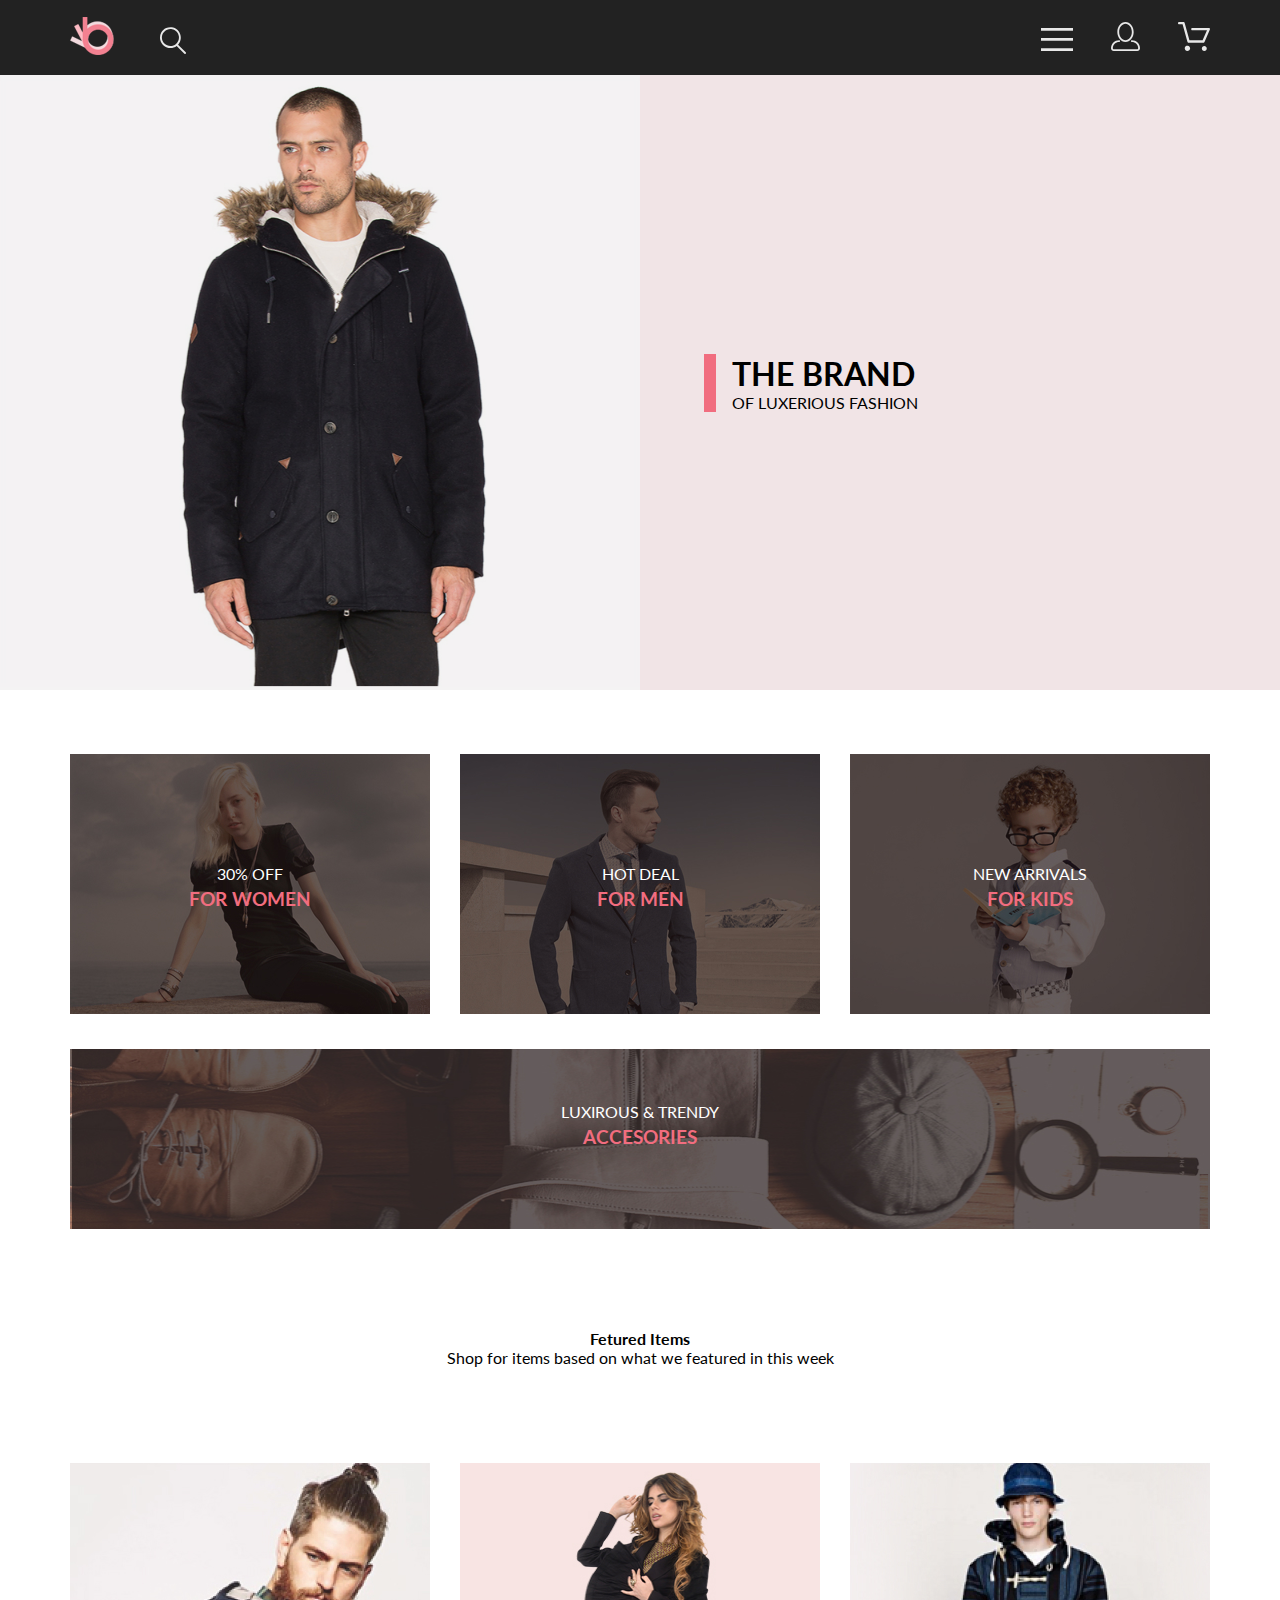
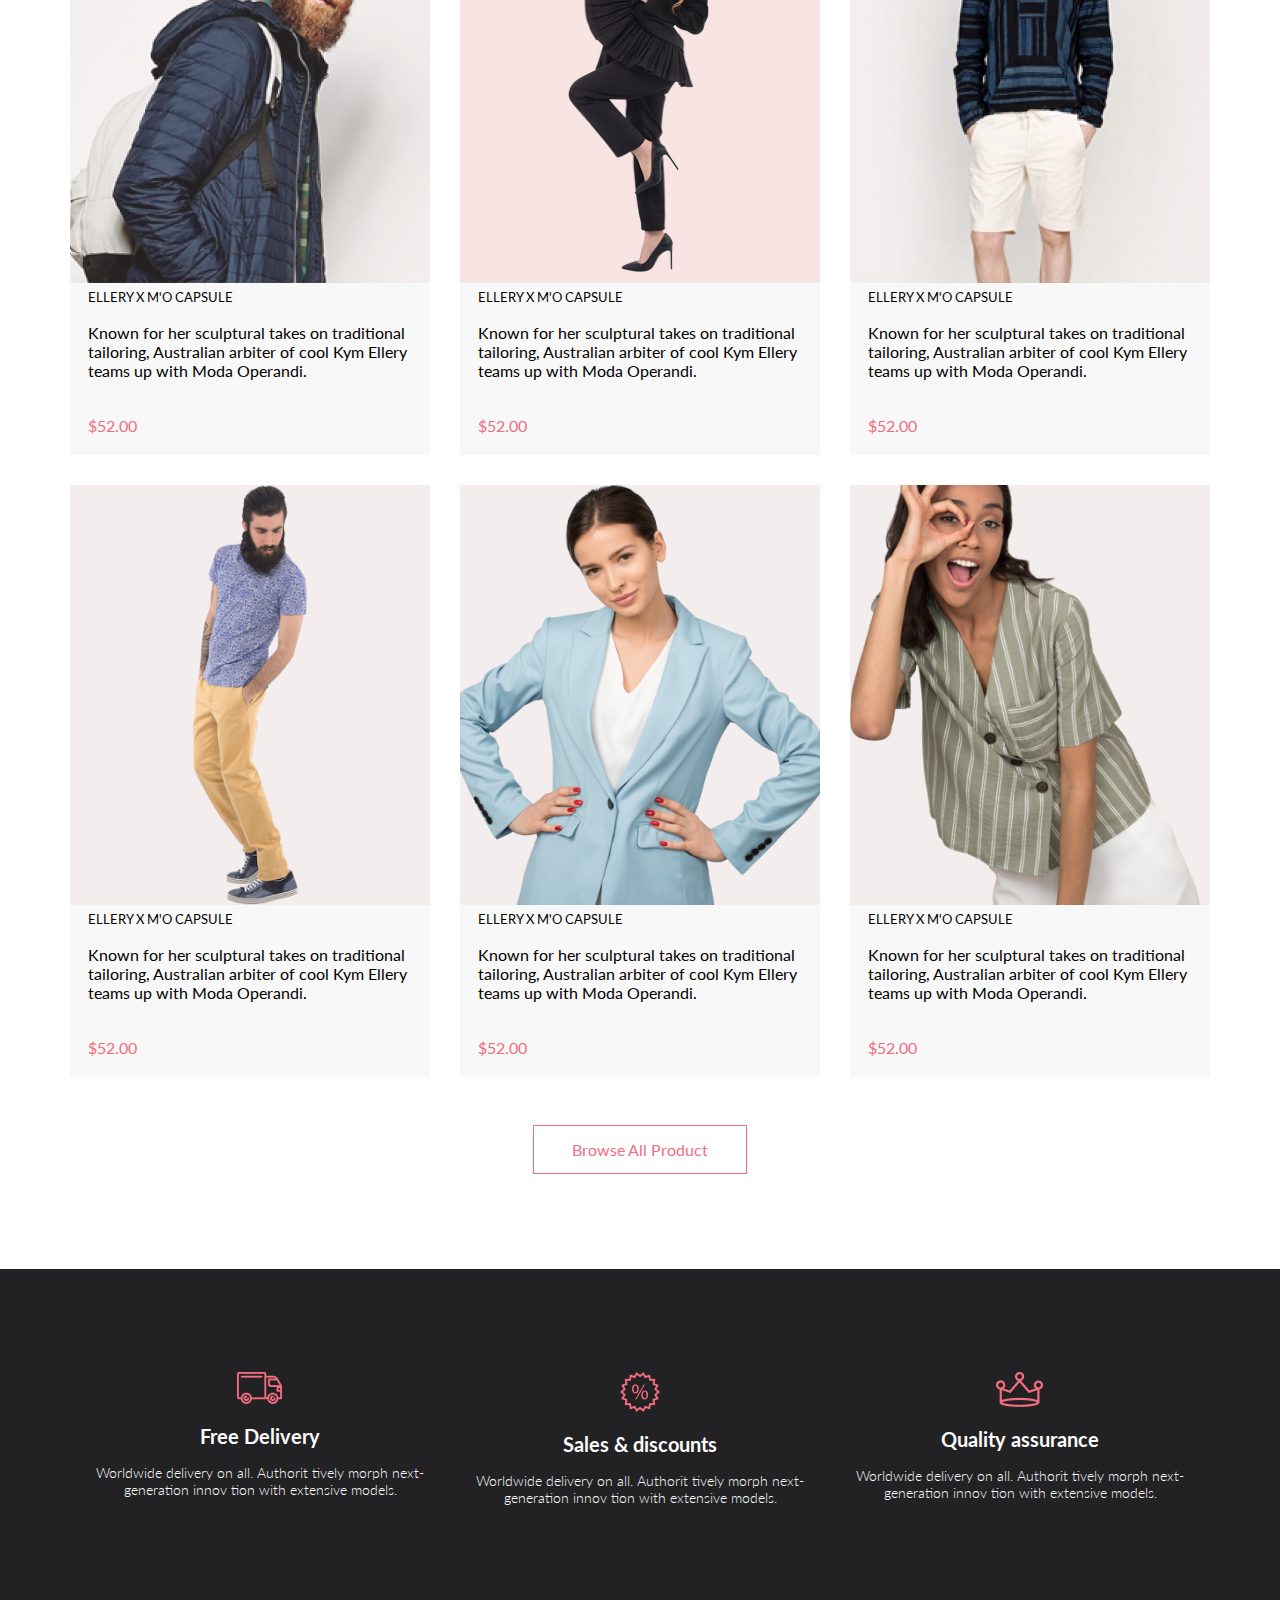
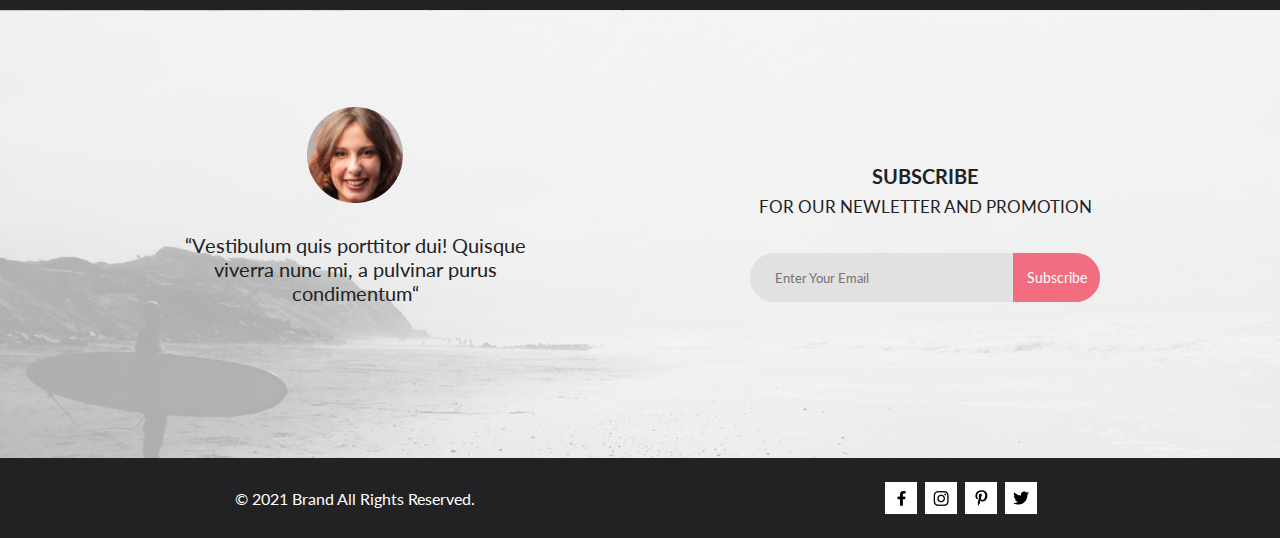
<file: index.html>
<!DOCTYPE html>
<html lang="en">

<head>
    <meta charset="UTF-8">
    <meta name="viewport" content="width=device-width, initial-scale=1.0">
    <title>Document</title>
    <link href="https://fonts.googleapis.com/css2?family=Roboto:ital,wght@0,300;0,400;1,300;1,400&display=swap"
        rel="stylesheet">
    <link rel="stylesheet" href="style.css">
    <link rel="stylesheet" href="style.sass">
    <link rel="preconnect" href="https://fonts.gstatic.com">
    <link
        href="https://fonts.googleapis.com/css2?family=Lato:ital,wght@0,100;0,300;0,400;0,700;0,900;1,100;1,300;1,400;1,700&display=swap"
        rel="stylesheet">
</head>

<body>
    <section class="header center">
        <div class="header-left">
            <a class="img-logo" href=""><img src="img/logo.svg" alt="logo"></a>
            <a href=""><img src="img/search.svg" alt="search"></a>
        </div>
        <div class="header-right">
            <input id="switcher" type="checkbox">
            <label for="switcher"><img src="img/menu.svg" alt="menu"></label>
            <nav class="drop">
                <span class="drop__name">MENU</span>
                <div class="drop__box">
                    <a href="catalog.html" class="drop__heading">MAN</a>
                    <ul class="drop__ul">
                        <li class="drop__link">Accessories</li>
                        <li class="drop__link">Bags</li>
                        <li class="drop__link">Denim</li>
                        <li class="drop__link">T-Shirts</li>
                    </ul>
                    <a href="catalog.html" class="drop__heading">WOMAN</a>
                    <ul class="drop__ul">
                        <li class="drop__link">Accessories</li>
                        <li class="drop__link">Jackets & Coats</li>
                        <li class="drop__link">Polos</li>
                        <li class="drop__link">T-Shirts</li>
                        <li class="drop__link">Shirts</li>
                    </ul>
                    <a href="catalog.html" class="drop__heading">KIDS</a>
                    <ul class="drop__ul">
                        <li class="drop__link">Accessories</li>
                        <li class="drop__link">Jackets & Coats</li>
                        <li class="drop__link">Polos</li>
                        <li class="drop__link">T-Shirts</li>
                        <li class="drop__link">Shirts</li>
                        <li class="drop__link">Bags</li>
                    </ul>
                </div>

            </nav>
            <a class="img-use" href="registration.html"><img src="img/use.svg" alt="account"></a>
            <a class="img_cart" href="cart.html"><img src="img/bay.svg" alt="bay"></a>
        </div>
    </section>
    <section class="promo">
        <div class="promo_left">
            <img class="img_promo" src="img/promoimag.jpg" alt="promo">
        </div>
        <div class="promo_right">
            <div class="promo_info">
                <h1 class="promo_h1">THE BRAND</h1>
                <p class="promo_p">OF LUXERIOUS FASHION</p>
            </div>
        </div>

    </section>
    <section class="catalog center">
        <div class="top_catalog">
            <div class="catalog_list">
                <img class="catalog_img" src="img/catalog1.jpg" alt="catalog">
                <div class="catalog_text">
                    <p class="catalog_p">30% OFF</p>
                    <h4 class="catalog_h4">FOR WOMEN</h4>
                </div>
            </div>
            <div class="catalog_list">
                <img class="catalog_img" src="img/catalog2.jpg" alt="catalog">
                <div class="catalog_text">
                    <p class="catalog_p">HOT DEAL</p>
                    <h4 class="catalog_h4">FOR MEN</h4>
                </div>
            </div>
            <div class="catalog_list">
                <img class="catalog_img" src="img/catalog3.jpg" alt="catalog">
                <div class="catalog_text">
                    <p class="catalog_p">NEW ARRIVALS</p>
                    <h4 class="catalog_h4">FOR KIDS</h4>
                </div>
            </div>
        </div>
        <div class="bottom_catalog">
            <img class="catalog_big" src="img/catalog4.jpg" alt="catalog">
            <div class="catalog_text">
                <p class="catalog_p">LUXIROUS & TRENDY</p>
                <h4 class="catalog_h4">ACCESORIES</h4>
            </div>
        </div>
    </section>
    <section class="text_center center">
        <h4 class="h4_center">Fetured Items</h4>
        <p class="p_center">Shop for items based on what we featured in this week</p>

    </section>
    <section class="sale center">
        <div class="container_top">
            <div class="sale_card">
                <a href="catalog.html">
                    <img class="img_card" src="img/pict1.jpg" alt="sale">
                </a>
                <a class="add_to_cart" href="#"><img src="img/cart.svg" alt="cart">Add to Card</a>
                <a href="product.html" class="sale_h4_card">ELLERY X M'O CAPSULE</a>
                <p class="sale_p_card">Known for her sculptural takes on traditional tailoring, Australian arbiter of
                    cool Kym Ellery teams up with Moda Operandi.</p>
                <p class="sale_price">$52.00</p>
            </div>
            <div class="sale_card">
                <a href="catalog.html">
                    <img class="img_card" src="img/pict2.jpg" alt="sale">
                </a>
                <a class="add_to_cart" href="#"><img src="img/cart.svg" alt="cart">Add to Card</a>
                <a href="product.html" class="sale_h4_card">ELLERY X M'O CAPSULE</a>
                <p class="sale_p_card">Known for her sculptural takes on traditional tailoring, Australian arbiter of
                    cool Kym Ellery teams up with Moda Operandi.</p>
                <p class="sale_price">$52.00</p>
            </div>
            <div class="sale_card">
                <a href="catalog.html">
                    <img class="img_card" src="img/pict3.jpg" alt="sale">
                </a>
                <a class="add_to_cart" href="#"><img src="img/cart.svg" alt="cart">Add to Card</a>
                <a href="product.html" class="sale_h4_card">ELLERY X M'O CAPSULE</a>
                <p class="sale_p_card">Known for her sculptural takes on traditional tailoring, Australian arbiter of
                    cool Kym Ellery teams up with Moda Operandi.</p>
                <p class="sale_price">$52.00</p>
            </div>
            <div class="sale_card">
                <a href="catalog.html">
                    <img class="img_card" src="img/pict4.jpg" alt="sale">
                </a>
                <a class="add_to_cart" href="#"><img src="img/cart.svg" alt="cart">Add to Card</a>
                <a href="product.html" class="sale_h4_card">ELLERY X M'O CAPSULE</a>
                <p class="sale_p_card">Known for her sculptural takes on traditional tailoring, Australian arbiter of
                    cool Kym Ellery teams up with Moda Operandi.</p>
                <p class="sale_price">$52.00</p>
            </div>
            <div class="sale_card">
                <a href="catalog.html">
                    <img class="img_card" src="img/pict5.jpg" alt="sale">
                </a>
                <a class="add_to_cart" href="#"><img src="img/cart.svg" alt="cart">Add to Card</a>
                <a href="product.html" class="sale_h4_card">ELLERY X M'O CAPSULE</a>
                <p class="sale_p_card">Known for her sculptural takes on traditional tailoring, Australian arbiter of
                    cool Kym Ellery teams up with Moda Operandi.</p>
                <p class="sale_price">$52.00</p>
            </div>
            <div class="sale_card">
                <a href="catalog.html">
                    <img class="img_card" src="img/pict6.jpg" alt="sale">
                </a>
                <a class="add_to_cart" href="#"><img src="img/cart.svg" alt="cart">Add to Card</a>
                <a href="product.html" class="sale_h4_card">ELLERY X M'O CAPSULE</a>
                <p class="sale_p_card">Known for her sculptural takes on traditional tailoring, Australian arbiter of
                    cool Kym Ellery teams up with Moda Operandi.</p>
                <p class="sale_price">$52.00</p>
            </div>
        </div>

    </section>
    <section class="product center">
        <a href="catalog.html" class="all_product">Browse All Product</a>
    </section>
    <section class="box_info center">
        <div class="info">
            <img src="img/deliv.png" alt="deliv">
            <h4 class="info_h4">Free Delivery</h4>
            <p class="info_p">Worldwide delivery on all. Authorit tively morph next-generation innov tion with extensive
                models.</p>
        </div>
        <div class="info">
            <img src="img/sale.png" alt="sale">
            <h4 class="info_h4">Sales & discounts</h4>
            <p class="info_p">Worldwide delivery on all. Authorit tively morph next-generation innov tion with extensive
                models.</p>
        </div>
        <div class="info">
            <img src="img/quality.png" alt="quality">
            <h4 class="info_h4">Quality assurance</h4>
            <p class="info_p">Worldwide delivery on all. Authorit tively morph next-generation innov tion with extensive
                models.</p>
        </div>

    </section>
    <section class="subscribe">
        <div class="sub_box center">
            <div class="sub_left">
                <img src="img/sub_fase.png" alt="">
                <p class="p_safe">“Vestibulum quis porttitor dui! Quisque viverra nunc mi, a pulvinar purus condimentum“
                </p>
            </div>
            <div class="sub_right">
                <h4 class="h4_sub">SUBSCRIBE</h4>
                <p class="p_sub">FOR OUR NEWLETTER AND PROMOTION</p>
                <div class="sub_email">
                    <form class="sub_form">
                        <input class="sub_input" type="email" placeholder="Enter Your Email">
                        <button class="sub_button" type="submit">Subscribe</button>
                    </form>
                </div>
            </div>

        </div>

    </section>
    <section class="footer">
        <div class="all_rights">© 2021 Brand All Rights Reserved.</div>
        <div class="media">

            <div class="media_icon">
                <a href="#" class="media_link"><img class="link_icon" src="img/f.png" alt=""></a>
                <a href="#" class="media_link"><img class="inst_icon" src="img/inst.png" alt=""></a>
                <a href="#" class="media_link"><img class="link_icon" src="img/p.png" alt=""></a>
                <a href="#" class="media_link"><img class="link_icon" src="img/twit.png" alt=""></a>
            </div>

        </div>


    </section>
</body>

</html>
</file>
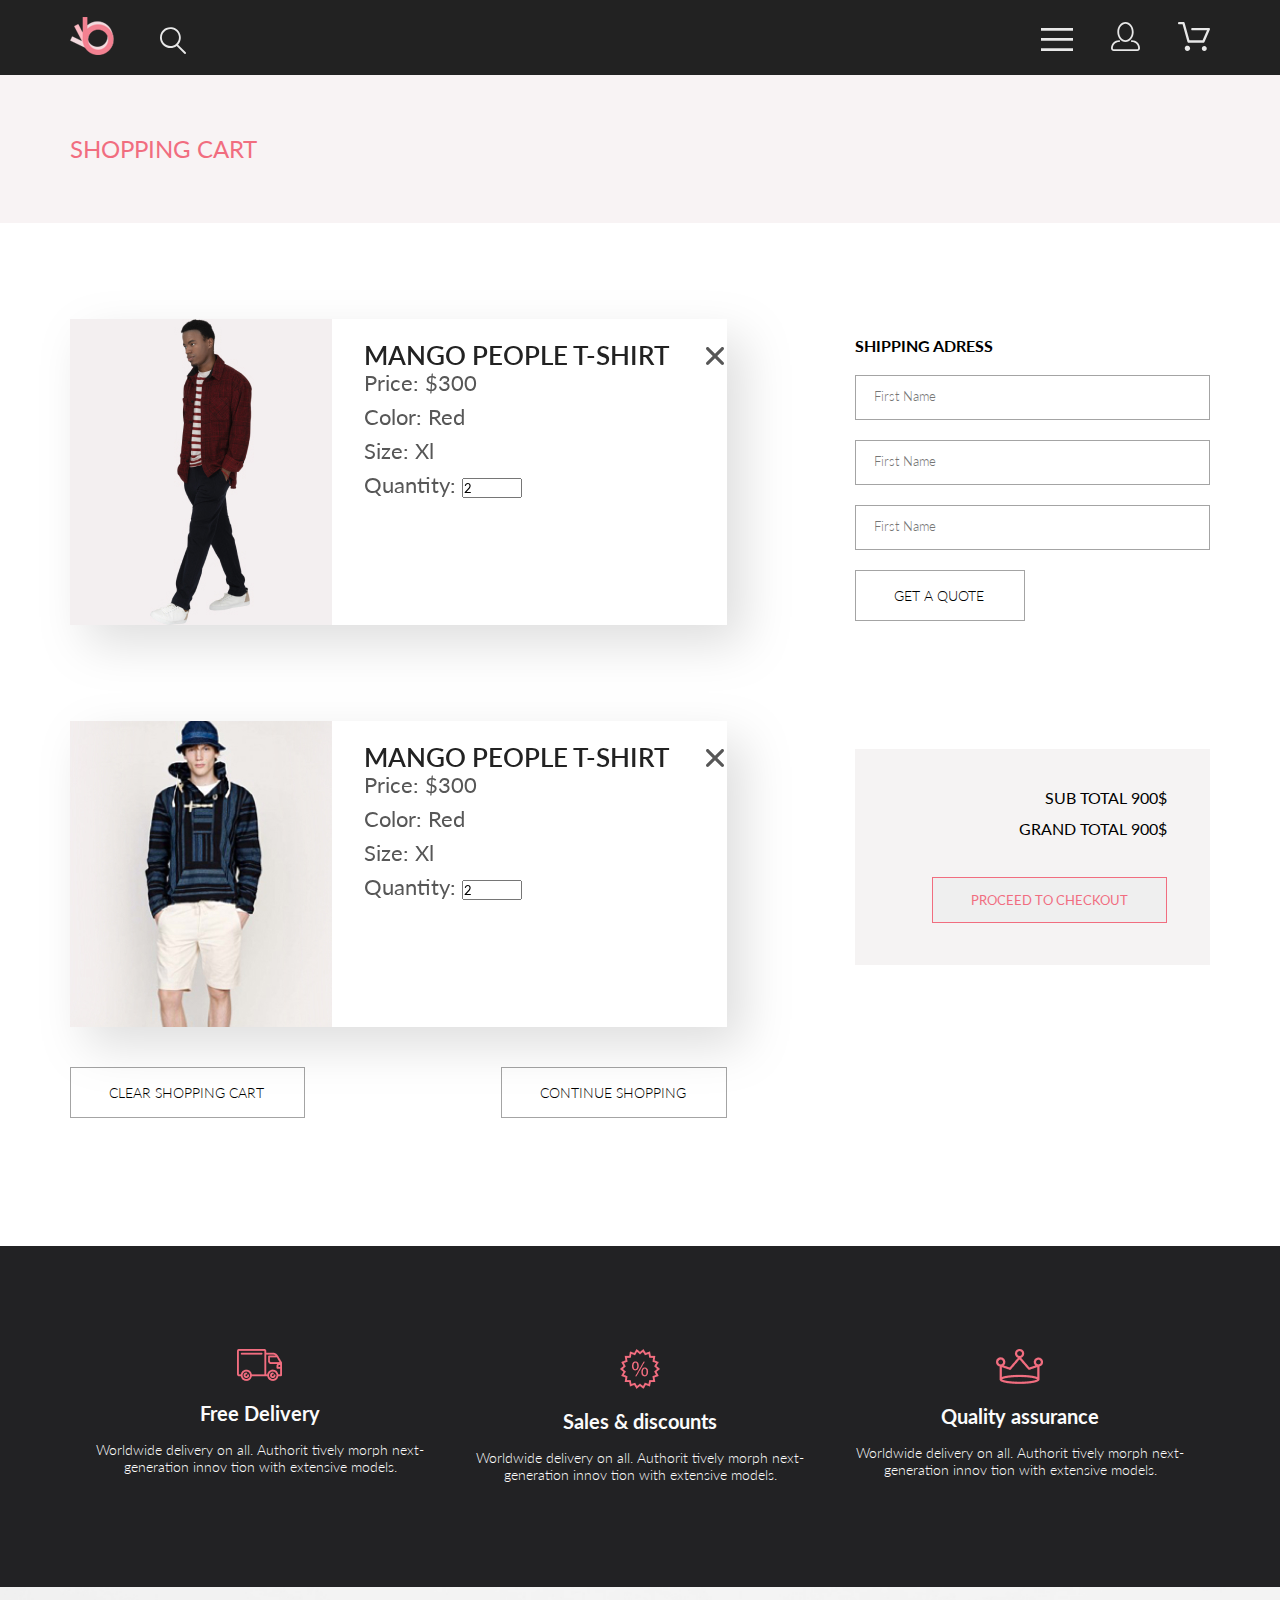
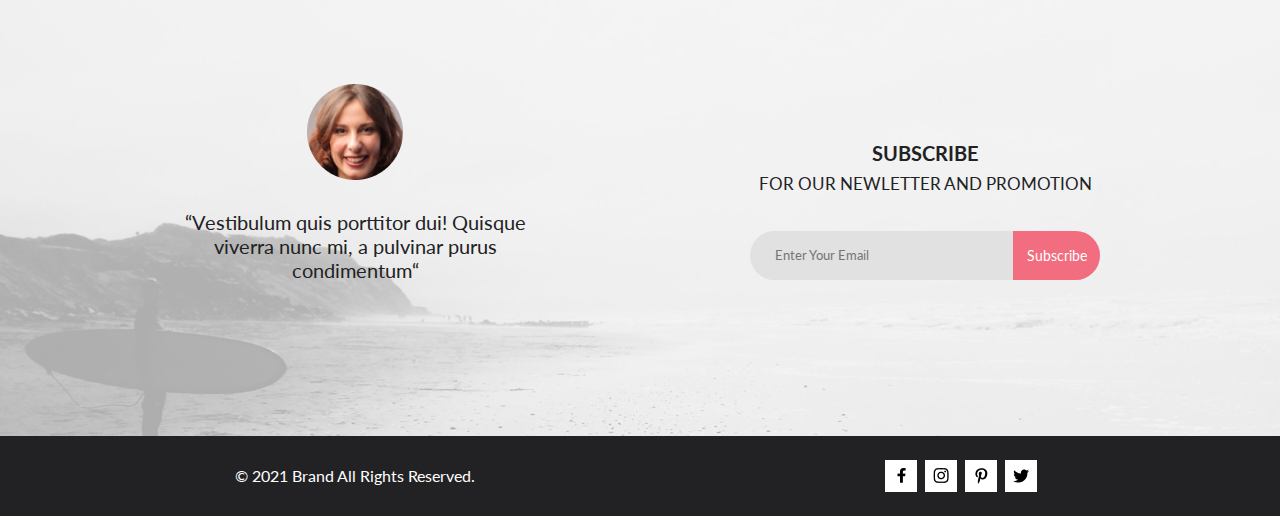
<file: cart.html>
<!DOCTYPE html>
<html lang="en">

<head>
    <meta charset="UTF-8">
    <meta name="viewport" content="width=device-width, initial-scale=1.0">
    <title>Document</title>
    <link href="https://fonts.googleapis.com/css2?family=Roboto:ital,wght@0,300;0,400;1,300;1,400&display=swap"
        rel="stylesheet">
    <link rel="stylesheet" href="style.css">
    <link rel="preconnect" href="https://fonts.gstatic.com">
    <link
        href="https://fonts.googleapis.com/css2?family=Lato:ital,wght@0,100;0,300;0,400;0,700;0,900;1,100;1,300;1,400;1,700&display=swap"
        rel="stylesheet">
</head>

<body>
    <header class="header center">
        <div class="header-left">
            <a class="img-logo" href="index.html"><img src="img/logo.svg" alt="logo"></a>
            <a href=""><img src="img/search.svg" alt="search"></a>
        </div>
        <div class="header-right">
            <a href="catalog.html"><img src="img/menu.svg" alt="menu"></a>
            <a class="img-use" href="registration.html"><img src="img/use.svg" alt="account"></a>
            <a href="cart.html"><img src="img/bay.svg" alt="bay"></a>
        </div>
    </header>
    <section class="navigation center">
        <div class="navigation_left">
            <div class="info_cart">SHOPPING CART</div>
        </div>        
    </section>
    <section class="cart_box center">
        <div class="cart_box_left">
            <div class="cart_card cart_card_mb">
                <img class="cart_card__img" src="img/cart_img1.jpg" alt="photo">
                <div class="cart_card__content">
                    <a href="#" class="cart_card__h3">MANGO  PEOPLE  
                        T-SHIRT</a>
                    <p class="cart_card__text">Price: $300</p>
                    <p class="cart_card__text">Color: Red</p>
                    <p class="cart_card__text">Size: Xl</p>
                    <p class="cart_card__text">Quantity: <input type="number" min="1" max="5" value="2" ></p>  
                </div>
                <div class="cart_card__del">
                    <svg  width="18" height="18" viewBox="0 0 18 18" fill="none" xmlns="http://www.w3.org/2000/svg">
                        <path d="M11.2453 9L17.5302 2.71516C17.8285 2.41741 17.9962 2.01336 17.9966 1.59191C17.997 1.17045 17.8299 0.76611 17.5322 0.467833C17.2344 0.169555 16.8304 0.00177586 16.4089 0.00140366C15.9875 0.00103146 15.5831 0.168097 15.2848 0.465848L9 6.75069L2.71516 0.465848C2.41688 0.167571 2.01233 0 1.5905 0C1.16868 0 0.764125 0.167571 0.465848 0.465848C0.167571 0.764125 0 1.16868 0 1.5905C0 2.01233 0.167571 2.41688 0.465848 2.71516L6.75069 9L0.465848 15.2848C0.167571 15.5831 0 15.9877 0 16.4095C0 16.8313 0.167571 17.2359 0.465848 17.5342C0.764125 17.8324 1.16868 18 1.5905 18C2.01233 18 2.41688 17.8324 2.71516 17.5342L9 11.2493L15.2848 17.5342C15.5831 17.8324 15.9877 18 16.4095 18C16.8313 18 17.2359 17.8324 17.5342 17.5342C17.8324 17.2359 18 16.8313 18 16.4095C18 15.9877 17.8324 15.5831 17.5342 15.2848L11.2453 9Z" fill="#575757"/>
                        </svg>  
                </div>
                                  
            </div>
            <div class="cart_card cart_card_mb">
                <img class="cart_card__img" src="img/cart_img2.jpg" alt="photo">
                <div class="cart_card__content">
                    <a href="#" class="cart_card__h3">MANGO  PEOPLE  
                        T-SHIRT</a>
                    <p class="cart_card__text">Price: $300</p>
                    <p class="cart_card__text">Color: Red</p>
                    <p class="cart_card__text">Size: Xl</p>
                    <p class="cart_card__text">Quantity: <input type="number" min="1" max="5" value="2" ></p>  
                </div>
                <div class="cart_card__del">
                    <svg  width="18" height="18" viewBox="0 0 18 18" fill="none" xmlns="http://www.w3.org/2000/svg">
                        <path d="M11.2453 9L17.5302 2.71516C17.8285 2.41741 17.9962 2.01336 17.9966 1.59191C17.997 1.17045 17.8299 0.76611 17.5322 0.467833C17.2344 0.169555 16.8304 0.00177586 16.4089 0.00140366C15.9875 0.00103146 15.5831 0.168097 15.2848 0.465848L9 6.75069L2.71516 0.465848C2.41688 0.167571 2.01233 0 1.5905 0C1.16868 0 0.764125 0.167571 0.465848 0.465848C0.167571 0.764125 0 1.16868 0 1.5905C0 2.01233 0.167571 2.41688 0.465848 2.71516L6.75069 9L0.465848 15.2848C0.167571 15.5831 0 15.9877 0 16.4095C0 16.8313 0.167571 17.2359 0.465848 17.5342C0.764125 17.8324 1.16868 18 1.5905 18C2.01233 18 2.41688 17.8324 2.71516 17.5342L9 11.2493L15.2848 17.5342C15.5831 17.8324 15.9877 18 16.4095 18C16.8313 18 17.2359 17.8324 17.5342 17.5342C17.8324 17.2359 18 16.8313 18 16.4095C18 15.9877 17.8324 15.5831 17.5342 15.2848L11.2453 9Z" fill="#575757"/>
                        </svg>  
                </div>
                                  
            </div>

            <div class="button">
                <button class="button__bay" type="reset">CLEAR SHOPPING CART</button>
                <button class="button__bay" type="submit">CONTINUE SHOPPING</button>                
            </div>

        </div>
        <div class="cart_box_right">
            <div class="cart_right__address">
                <h4 class="cart_rigth__h4">SHIPPING ADRESS</h4>
                <input class="cart_right__intup" type="text" placeholder="First Name">
                <input class="cart_right__intup" type="text" placeholder="First Name">
                <input class="cart_right__intup" type="text" placeholder="First Name">
                <button class="button__bay" type="reset">GET A QUOTE</button>
            </div>
            <div class="cart_right__total">
                <p class="sub_total">SUB TOTAL 900$</p>
                <p class="grand_total">GRAND TOTAL 900$</p>
                <button class="button__proceed" type="submit">PROCEED TO CHECKOUT</button>
            </div>

        </div>
    </section>
    <section class="box_info center">
        <div class="info">
            <img src="img/deliv.png" alt="deliv">
            <h4 class="info_h4">Free Delivery</h4>
            <p class="info_p">Worldwide delivery on all. Authorit tively morph next-generation innov tion with extensive
                models.</p>
        </div>
        <div class="info">
            <img src="img/sale.png" alt="sale">
            <h4 class="info_h4">Sales & discounts</h4>
            <p class="info_p">Worldwide delivery on all. Authorit tively morph next-generation innov tion with extensive
                models.</p>
        </div>
        <div class="info">
            <img src="img/quality.png" alt="quality">
            <h4 class="info_h4">Quality assurance</h4>
            <p class="info_p">Worldwide delivery on all. Authorit tively morph next-generation innov tion with extensive
                models.</p>
        </div>

    </section>
    <section class="subscribe">
        <div class="sub_box center">
            <div class="sub_left">
                <img src="img/sub_fase.png" alt="">
                <p class="p_safe">“Vestibulum quis porttitor dui! Quisque viverra nunc mi, a pulvinar purus condimentum“
                </p>
            </div>
            <div class="sub_right">
                <h4 class="h4_sub">SUBSCRIBE</h4>
                <p class="p_sub">FOR OUR NEWLETTER AND PROMOTION</p>
                <div class="sub_email">
                    <form class="sub_form">
                        <input class="sub_input" type="email" placeholder="Enter Your Email">
                        <button class="sub_button" type="submit">Subscribe</button>
                    </form>
                </div>
            </div>

        </div>

    </section>
    <section class="footer">
        <div class="all_rights">© 2021 Brand All Rights Reserved.</div>
        <div class="media">

            <div class="media_icon">
                <a href="#" class="media_link"><img class="link_icon" src="img/f.png" alt=""></a>
                <a href="#" class="media_link"><img class="inst_icon" src="img/inst.png" alt=""></a>
                <a href="#" class="media_link"><img class="link_icon" src="img/p.png" alt=""></a>
                <a href="#" class="media_link"><img class="link_icon" src="img/twit.png" alt=""></a>
            </div>

        </div>


    </section>
</body>

</html>
</file>
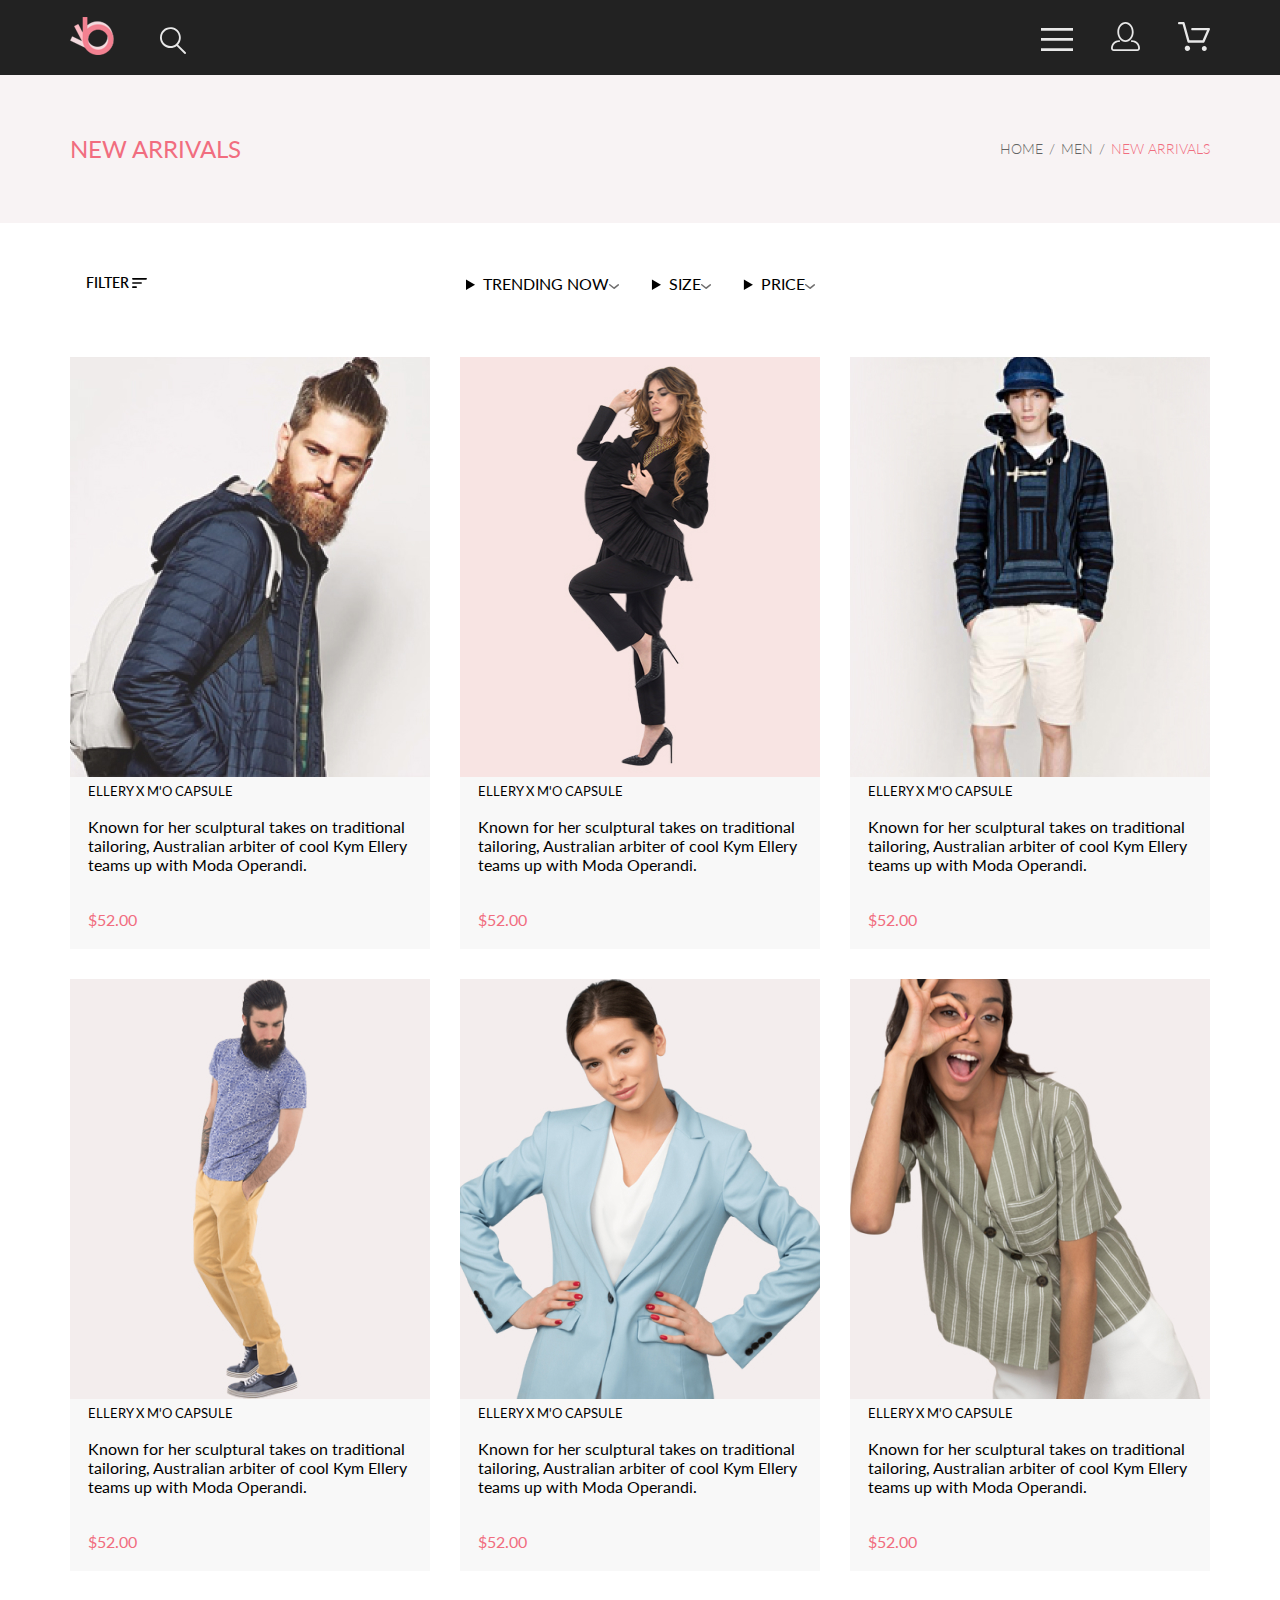
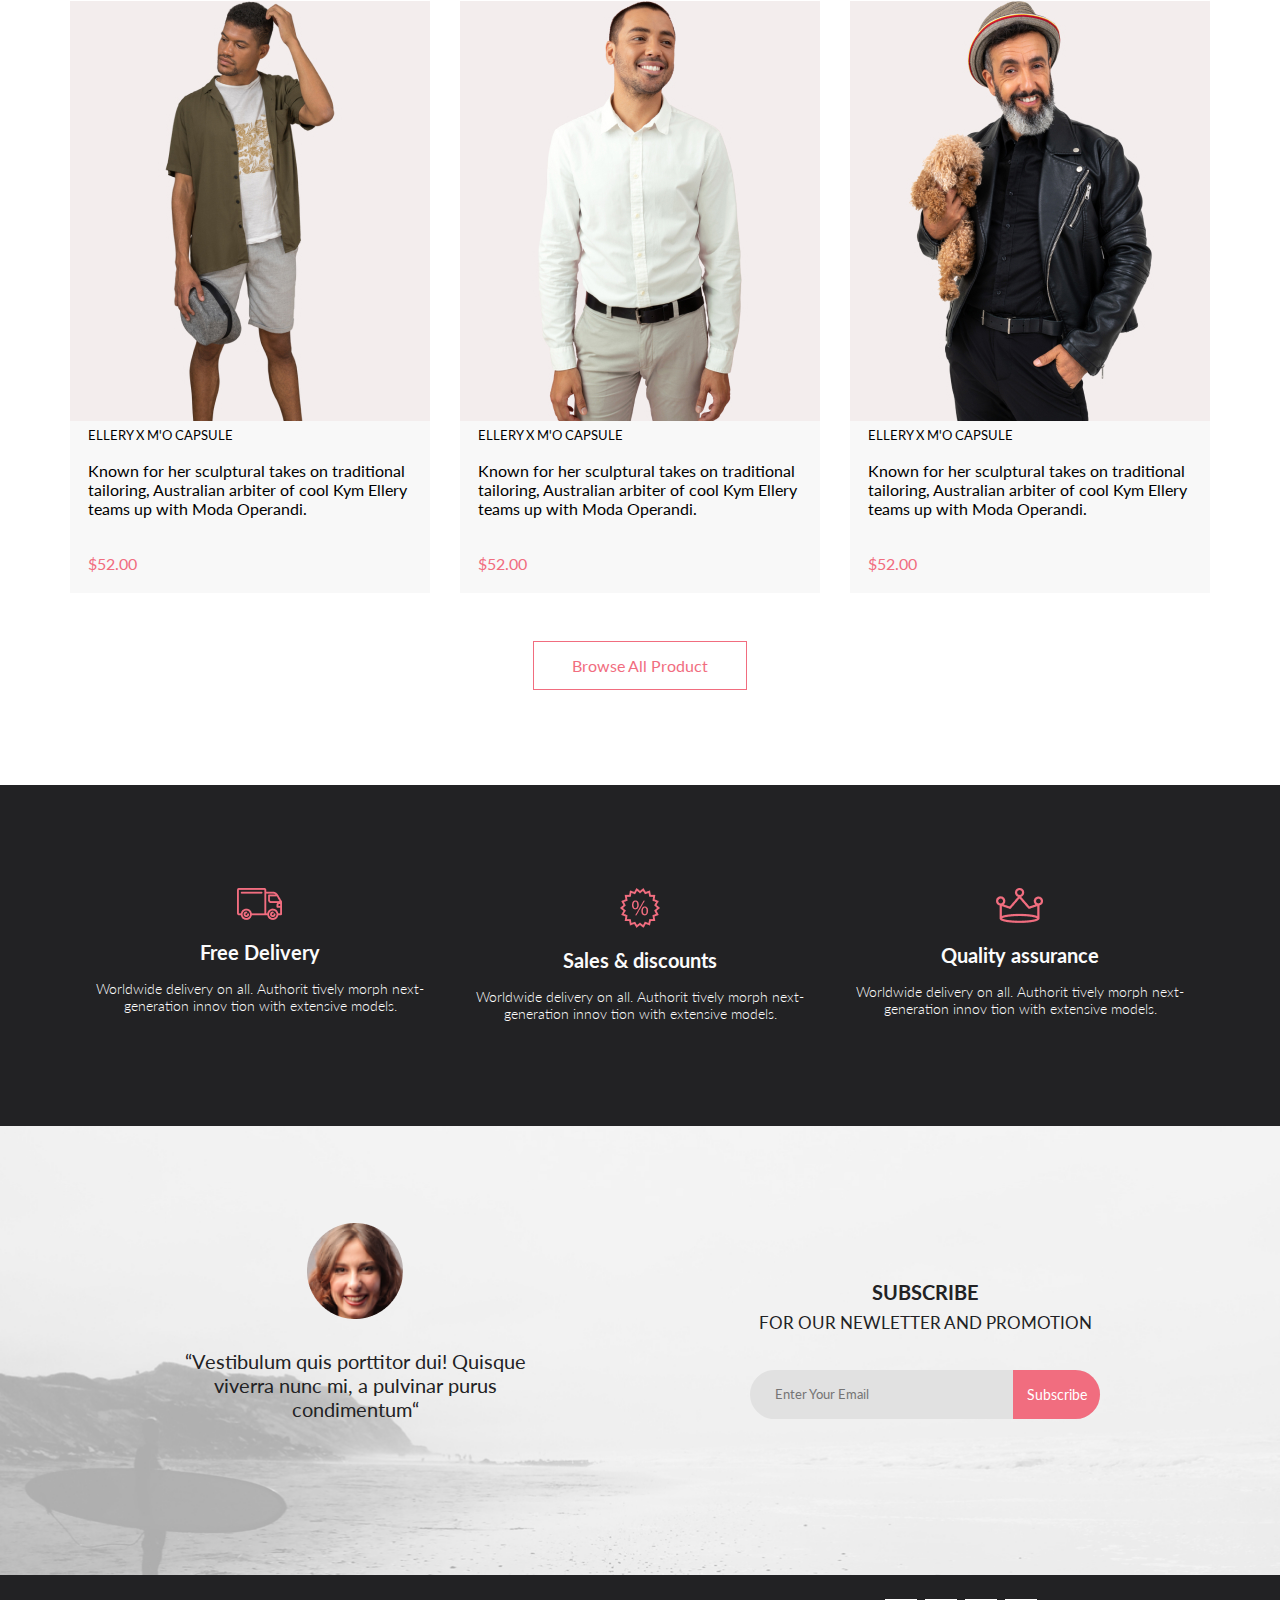
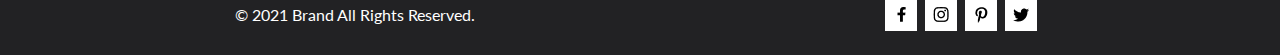
<file: catalog.html>
<!DOCTYPE html>
<html lang="en">

<head>
    <meta charset="UTF-8">
    <meta name="viewport" content="width=device-width, initial-scale=1.0">
    <title>Document</title>
    <link href="https://fonts.googleapis.com/css2?family=Roboto:ital,wght@0,300;0,400;1,300;1,400&display=swap"
        rel="stylesheet">
    <link rel="stylesheet" href="style.css">
    <link rel="preconnect" href="https://fonts.gstatic.com">
    <link
        href="https://fonts.googleapis.com/css2?family=Lato:ital,wght@0,100;0,300;0,400;0,700;0,900;1,100;1,300;1,400;1,700&display=swap"
        rel="stylesheet">
</head>

<body>
    <header class="header center">
        <div class="header-left">
            <a class="img-logo" href="index.html"><img src="img/logo.svg" alt="logo"></a>
            <a href=""><img src="img/search.svg" alt="search"></a>
        </div>
        <div class="header-right">
            <a href="catalog.html"><img src="img/menu.svg" alt="menu"></a>
            <a class="img-use" href="registration.html"><img src="img/use.svg" alt="account"></a>
            <a href="cart.html"><img src="img/bay.svg" alt="bay"></a>
        </div>
    </header>
    <section class="navigation center">
        <div class="navigation_left">
            <div class="info_new">NEW ARRIVALS </div>
        </div>
        <div class="navigation_right">
            <a class="nav_link" href="index.html">HOME</a>
            <a class="nav_link" href="#">MEN</a>
            <a class="nav_link" href="#">NEW ARRIVALS </a>
        </div>
    </section>
    <section class="sort center">
        <div class="sort_filter sort_filter_active">
            <span class="sort_text">
                FILTER <svg width="15" height="10" viewBox="0 0 15 10" fill="none" xmlns="http://www.w3.org/2000/svg">
                    <path
                        d="M0.833333 10H4.16667C4.625 10 5 9.625 5 9.16667C5 8.70833 4.625 8.33333 4.16667 8.33333H0.833333C0.375 8.33333 0 8.70833 0 9.16667C0 9.625 0.375 10 0.833333 10ZM0 0.833333C0 1.29167 0.375 1.66667 0.833333 1.66667H14.1667C14.625 1.66667 15 1.29167 15 0.833333C15 0.375 14.625 0 14.1667 0H0.833333C0.375 0 0 0.375 0 0.833333ZM0.833333 5.83333H9.16667C9.625 5.83333 10 5.45833 10 5C10 4.54167 9.625 4.16667 9.16667 4.16667H0.833333C0.375 4.16667 0 4.54167 0 5C0 5.45833 0.375 5.83333 0.833333 5.83333Z"
                        fill="black" />
                </svg>
            </span>
            <div class="sort_items">
                <span class="sort_filt_activ">
                    FILTER <svg width="15" height="10" viewBox="0 0 15 10" fill="none"
                        xmlns="http://www.w3.org/2000/svg">
                        <path
                            d="M0.833333 10H4.16667C4.625 10 5 9.625 5 9.16667C5 8.70833 4.625 8.33333 4.16667 8.33333H0.833333C0.375 8.33333 0 8.70833 0 9.16667C0 9.625 0.375 10 0.833333 10ZM0 0.833333C0 1.29167 0.375 1.66667 0.833333 1.66667H14.1667C14.625 1.66667 15 1.29167 15 0.833333C15 0.375 14.625 0 14.1667 0H0.833333C0.375 0 0 0.375 0 0.833333ZM0.833333 5.83333H9.16667C9.625 5.83333 10 5.45833 10 5C10 4.54167 9.625 4.16667 9.16667 4.16667H0.833333C0.375 4.16667 0 4.54167 0 5C0 5.45833 0.375 5.83333 0.833333 5.83333Z"
                            fill="#EF5B70" />
                    </svg>
                </span>
                <details open>
                    <summary class="sort_summary">
                        <svg width="5" height="37" viewBox="0 0 5 37" fill="none" xmlns="http://www.w3.org/2000/svg">
                            <path d="M5 0H0V37H5V0Z" fill="#EF5B70" />
                        </svg>
                        <h4 class="h4_sort_summary">CATEGORY</h4>
                    </summary>
                    <ul class="sort_ul">
                        <li><a class="li_sort_ul" href="#">Accessories</a></li>
                        <li><a class="li_sort_ul" href="#">Bags</a></li>
                        <li><a class="li_sort_ul" href="#">Denim</a></li>
                        <li><a class="li_sort_ul" href="#">Hoodies & Sweatshirts</a></li>
                        <li><a class="li_sort_ul" href="#">Jackets & Coats</a></li>
                        <li><a class="li_sort_ul" href="#">Polos</a></li>
                        <li><a class="li_sort_ul" href="#">Shirts</a></li>
                        <li><a class="li_sort_ul" href="#">Shoes</a></li>
                        <li><a class="li_sort_ul" href="#">Sweaters & Knits</a></li>
                        <li><a class="li_sort_ul" href="#">T-Shirts</a></li>
                        <li><a class="li_sort_ul" href="#">Tanks</a></li>
                    </ul>
                </details>
                <details>
                    <summary class="sort_summary">
                        <svg width="5" height="37" viewBox="0 0 5 37" fill="none" xmlns="http://www.w3.org/2000/svg">
                            <path d="M5 0H0V37H5V0Z" fill="#EF5B70" />
                        </svg>
                        <h4 class="h4_sort_summary">BAND</h4>
                    </summary>
                    <ul class="sort_ul">
                        <li><a class="li_sort_ul" href="#">Accessories</a></li>
                        <li><a class="li_sort_ul" href="#">Bags</a></li>
                        <li><a class="li_sort_ul" href="#">Denim</a></li>
                        <li><a class="li_sort_ul" href="#">Hoodies & Sweatshirts</a></li>
                        <li><a class="li_sort_ul" href="#">Jackets & Coats</a></li>
                        <li><a class="li_sort_ul" href="#">Polos</a></li>
                        <li><a class="li_sort_ul" href="#">Shirts</a></li>
                        <li><a class="li_sort_ul" href="#">Shoes</a></li>
                        <li><a class="li_sort_ul" href="#">Sweaters & Knits</a></li>
                        <li><a class="li_sort_ul" href="#">T-Shirts</a></li>
                        <li><a class="li_sort_ul" href="#">Tanks</a></li>
                    </ul>
                </details>
                <details>
                    <summary class="sort_summary">
                        <svg width="5" height="37" viewBox="0 0 5 37" fill="none" xmlns="http://www.w3.org/2000/svg">
                            <path d="M5 0H0V37H5V0Z" fill="#EF5B70" />
                        </svg>
                        <h4 class="h4_sort_summary">CATEGORY</h4>
                    </summary>
                    <ul class="sort_ul">
                        <li><a class="li_sort_ul" href="#">Accessories</a></li>
                        <li><a class="li_sort_ul" href="#">Bags</a></li>
                        <li><a class="li_sort_ul" href="#">Denim</a></li>
                        <li><a class="li_sort_ul" href="#">Hoodies & Sweatshirts</a></li>
                        <li><a class="li_sort_ul" href="#">Jackets & Coats</a></li>
                        <li><a class="li_sort_ul" href="#">Polos</a></li>
                        <li><a class="li_sort_ul" href="#">Shirts</a></li>
                        <li><a class="li_sort_ul" href="#">Shoes</a></li>
                        <li><a class="li_sort_ul" href="#">Sweaters & Knits</a></li>
                        <li><a class="li_sort_ul" href="#">T-Shirts</a></li>
                        <li><a class="li_sort_ul" href="#">Tanks</a></li>
                    </ul>
                </details>
            </div>
        </div>

        <div class="sort_parametr">
            <details class="sort_open">
                <summary class="sort_param">TRENDING NOW<svg width="11" height="6" viewBox="0 0 11 6" fill="none"
                        xmlns="http://www.w3.org/2000/svg">
                        <path
                            d="M5.00214 5.00214C4.83521 5.00247 4.67343 4.94433 4.54488 4.83782L0.258102 1.2655C0.112196 1.14422 0.0204417 0.969958 0.00302325 0.781035C-0.0143952 0.592112 0.0439493 0.404007 0.165221 0.258101C0.286493 0.112196 0.460759 0.0204417 0.649682 0.00302327C0.838605 -0.0143952 1.02671 0.043949 1.17262 0.165221L5.00214 3.36602L8.83167 0.279536C8.90475 0.220188 8.98884 0.175869 9.0791 0.149125C9.16937 0.122382 9.26403 0.113741 9.35764 0.1237C9.45126 0.133659 9.54198 0.162021 9.6246 0.207156C9.70722 0.252292 9.7801 0.313311 9.83906 0.386705C9.90449 0.460167 9.95405 0.546351 9.98462 0.639855C10.0152 0.733359 10.0261 0.83217 10.0167 0.930097C10.0073 1.02802 9.97784 1.12296 9.93005 1.20895C9.88227 1.29494 9.81723 1.37013 9.73904 1.42982L5.45225 4.88068C5.32002 4.97036 5.16154 5.01312 5.00214 5.00214Z"
                            fill="#6F6E6E" />
                    </svg></summary>
                <div class="sort_size">
                    <label><input type="checkbox">XS</label>
                    <label><input type="checkbox">S</label>
                    <label><input type="checkbox">M</label>
                    <label><input type="checkbox">L</label>
                </div>
            </details>
            <details class="sort_open">
                <summary class="sort_param">SIZE<svg width="11" height="6" viewBox="0 0 11 6" fill="none"
                        xmlns="http://www.w3.org/2000/svg">
                        <path
                            d="M5.00214 5.00214C4.83521 5.00247 4.67343 4.94433 4.54488 4.83782L0.258102 1.2655C0.112196 1.14422 0.0204417 0.969958 0.00302325 0.781035C-0.0143952 0.592112 0.0439493 0.404007 0.165221 0.258101C0.286493 0.112196 0.460759 0.0204417 0.649682 0.00302327C0.838605 -0.0143952 1.02671 0.043949 1.17262 0.165221L5.00214 3.36602L8.83167 0.279536C8.90475 0.220188 8.98884 0.175869 9.0791 0.149125C9.16937 0.122382 9.26403 0.113741 9.35764 0.1237C9.45126 0.133659 9.54198 0.162021 9.6246 0.207156C9.70722 0.252292 9.7801 0.313311 9.83906 0.386705C9.90449 0.460167 9.95405 0.546351 9.98462 0.639855C10.0152 0.733359 10.0261 0.83217 10.0167 0.930097C10.0073 1.02802 9.97784 1.12296 9.93005 1.20895C9.88227 1.29494 9.81723 1.37013 9.73904 1.42982L5.45225 4.88068C5.32002 4.97036 5.16154 5.01312 5.00214 5.00214Z"
                            fill="#6F6E6E" />
                    </svg></summary>
                <div class="sort_size">
                    <label><input type="checkbox">XS</label>
                    <label><input type="checkbox">S</label>
                    <label><input type="checkbox">M</label>
                    <label><input type="checkbox">L</label>
                </div>
            </details>
            <details class="sort_open">
                <summary class="sort_param">PRICE<svg width="11" height="6" viewBox="0 0 11 6" fill="none"
                        xmlns="http://www.w3.org/2000/svg">
                        <path
                            d="M5.00214 5.00214C4.83521 5.00247 4.67343 4.94433 4.54488 4.83782L0.258102 1.2655C0.112196 1.14422 0.0204417 0.969958 0.00302325 0.781035C-0.0143952 0.592112 0.0439493 0.404007 0.165221 0.258101C0.286493 0.112196 0.460759 0.0204417 0.649682 0.00302327C0.838605 -0.0143952 1.02671 0.043949 1.17262 0.165221L5.00214 3.36602L8.83167 0.279536C8.90475 0.220188 8.98884 0.175869 9.0791 0.149125C9.16937 0.122382 9.26403 0.113741 9.35764 0.1237C9.45126 0.133659 9.54198 0.162021 9.6246 0.207156C9.70722 0.252292 9.7801 0.313311 9.83906 0.386705C9.90449 0.460167 9.95405 0.546351 9.98462 0.639855C10.0152 0.733359 10.0261 0.83217 10.0167 0.930097C10.0073 1.02802 9.97784 1.12296 9.93005 1.20895C9.88227 1.29494 9.81723 1.37013 9.73904 1.42982L5.45225 4.88068C5.32002 4.97036 5.16154 5.01312 5.00214 5.00214Z"
                            fill="#6F6E6E" />
                    </svg></summary>
                <div class="sort_size">
                    <label><input type="checkbox">XS</label>
                    <label><input type="checkbox">S</label>
                    <label><input type="checkbox">M</label>
                    <label><input type="checkbox">L</label>
                </div>
            </details>
        </div>
    </section>
    <section class="sale center">
        <div class="container_top">
            <div class="sale_card">
                <a href="product.html">
                    <img class="img_card" src="img/pict1.jpg" alt="sale">
                </a>
                <a class="add_to_cart" href="#"><img src="img/cart.svg" alt="cart">Add to Card</a>
                <a href="product.html" class="sale_h4_card">ELLERY X M'O CAPSULE</a>
                <p class="sale_p_card">Known for her sculptural takes on traditional tailoring, Australian arbiter of
                    cool Kym Ellery teams up with Moda Operandi.</p>
                <p class="sale_price">$52.00</p>
            </div>
            <div class="sale_card">
                <a href="product.html">
                    <img class="img_card" src="img/pict2.jpg" alt="sale">
                </a>
                <a class="add_to_cart" href="#"><img src="img/cart.svg" alt="cart">Add to Card</a>
                <a href="product.html" class="sale_h4_card">ELLERY X M'O CAPSULE</a>
                <p class="sale_p_card">Known for her sculptural takes on traditional tailoring, Australian arbiter of
                    cool Kym Ellery teams up with Moda Operandi.</p>
                <p class="sale_price">$52.00</p>
            </div>
            <div class="sale_card">
                <a href="product.html">
                    <img class="img_card" src="img/pict3.jpg" alt="sale">
                </a>
                <a class="add_to_cart" href="#"><img src="img/cart.svg" alt="cart">Add to Card</a>
                <a href="product.html" class="sale_h4_card">ELLERY X M'O CAPSULE</a>
                <p class="sale_p_card">Known for her sculptural takes on traditional tailoring, Australian arbiter of
                    cool Kym Ellery teams up with Moda Operandi.</p>
                <p class="sale_price">$52.00</p>
            </div>
            <div class="sale_card">
                <a href="product.html">
                    <img class="img_card" src="img/pict4.jpg" alt="sale">
                </a>
                <a class="add_to_cart" href="#"><img src="img/cart.svg" alt="cart">Add to Card</a>
                <a href="product.html" class="sale_h4_card">ELLERY X M'O CAPSULE</a>
                <p class="sale_p_card">Known for her sculptural takes on traditional tailoring, Australian arbiter of
                    cool Kym Ellery teams up with Moda Operandi.</p>
                <p class="sale_price">$52.00</p>
            </div>
            <div class="sale_card">
                <a href="product.html">
                    <img class="img_card" src="img/pict5.jpg" alt="sale">
                </a>
                <a class="add_to_cart" href="#"><img src="img/cart.svg" alt="cart">Add to Card</a>
                <a href="product.html" class="sale_h4_card">ELLERY X M'O CAPSULE</a>
                <p class="sale_p_card">Known for her sculptural takes on traditional tailoring, Australian arbiter of
                    cool Kym Ellery teams up with Moda Operandi.</p>
                <p class="sale_price">$52.00</p>
            </div>
            <div class="sale_card">
                <a href="product.html">
                    <img class="img_card" src="img/pict6.jpg" alt="sale">
                </a>
                <a class="add_to_cart" href="#"><img src="img/cart.svg" alt="cart">Add to Card</a>
                <a href="product.html" class="sale_h4_card">ELLERY X M'O CAPSULE</a>
                <p class="sale_p_card">Known for her sculptural takes on traditional tailoring, Australian arbiter of
                    cool Kym Ellery teams up with Moda Operandi.</p>
                <p class="sale_price">$52.00</p>
            </div>
            <div class="sale_card">
                <a href="product.html">
                    <img class="img_card" src="img/cat.jpg" alt="sale">
                </a>
                <a class="add_to_cart" href="#"><img src="img/cart.svg" alt="cart">Add to Card</a>
                <a href="product.html" class="sale_h4_card">ELLERY X M'O CAPSULE</a>
                <p class="sale_p_card">Known for her sculptural takes on traditional tailoring, Australian arbiter of
                    cool Kym Ellery teams up with Moda Operandi.</p>
                <p class="sale_price">$52.00</p>
            </div>
            <div class="sale_card">
                <a href="product.html">
                    <img class="img_card" src="img/cat1.jpg" alt="sale">
                </a>
                <a class="add_to_cart" href="#"><img src="img/cart.svg" alt="cart">Add to Card</a>
                <a href="product.html" class="sale_h4_card">ELLERY X M'O CAPSULE</a>
                <p class="sale_p_card">Known for her sculptural takes on traditional tailoring, Australian arbiter of
                    cool Kym Ellery teams up with Moda Operandi.</p>
                <p class="sale_price">$52.00</p>
            </div>
            <div class="sale_card">
                <a href="product.html">
                    <img class="img_card" src="img/cat2.jpg" alt="sale">
                </a>
                <a class="add_to_cart" href="#"><img src="img/cart.svg" alt="cart">Add to Card</a>
                <a href="product.html" class="sale_h4_card">ELLERY X M'O CAPSULE</a>
                <p class="sale_p_card">Known for her sculptural takes on traditional tailoring, Australian arbiter of
                    cool Kym Ellery teams up with Moda Operandi.</p>
                <p class="sale_price">$52.00</p>
            </div>
        </div>

    </section>
    <section class="product center">
        <a href="product.html" class="all_product">Browse All Product</a>
    </section>
    <section class="box_info center">
        <div class="info">
            <img src="img/deliv.png" alt="deliv">
            <h4 class="info_h4">Free Delivery</h4>
            <p class="info_p">Worldwide delivery on all. Authorit tively morph next-generation innov tion with extensive
                models.</p>
        </div>
        <div class="info">
            <img src="img/sale.png" alt="sale">
            <h4 class="info_h4">Sales & discounts</h4>
            <p class="info_p">Worldwide delivery on all. Authorit tively morph next-generation innov tion with extensive
                models.</p>
        </div>
        <div class="info">
            <img src="img/quality.png" alt="quality">
            <h4 class="info_h4">Quality assurance</h4>
            <p class="info_p">Worldwide delivery on all. Authorit tively morph next-generation innov tion with extensive
                models.</p>
        </div>

    </section>
    <section class="subscribe">
        <div class="sub_box center">
            <div class="sub_left">
                <img src="img/sub_fase.png" alt="">
                <p class="p_safe">“Vestibulum quis porttitor dui! Quisque viverra nunc mi, a pulvinar purus condimentum“
                </p>
            </div>
            <div class="sub_right">
                <h4 class="h4_sub">SUBSCRIBE</h4>
                <p class="p_sub">FOR OUR NEWLETTER AND PROMOTION</p>
                <div class="sub_email">
                    <form class="sub_form">
                        <input class="sub_input" type="email" placeholder="Enter Your Email">
                        <button class="sub_button" type="submit">Subscribe</button>
                    </form>
                </div>
            </div>

        </div>

    </section>
    <section class="footer">
        <div class="all_rights">© 2021 Brand All Rights Reserved.</div>
        <div class="media">

            <div class="media_icon">
                <a href="#" class="media_link"><img class="link_icon" src="img/f.png" alt=""></a>
                <a href="#" class="media_link"><img class="inst_icon" src="img/inst.png" alt=""></a>
                <a href="#" class="media_link"><img class="link_icon" src="img/p.png" alt=""></a>
                <a href="#" class="media_link"><img class="link_icon" src="img/twit.png" alt=""></a>
            </div>

        </div>


    </section>
</body>

</html>
</file>
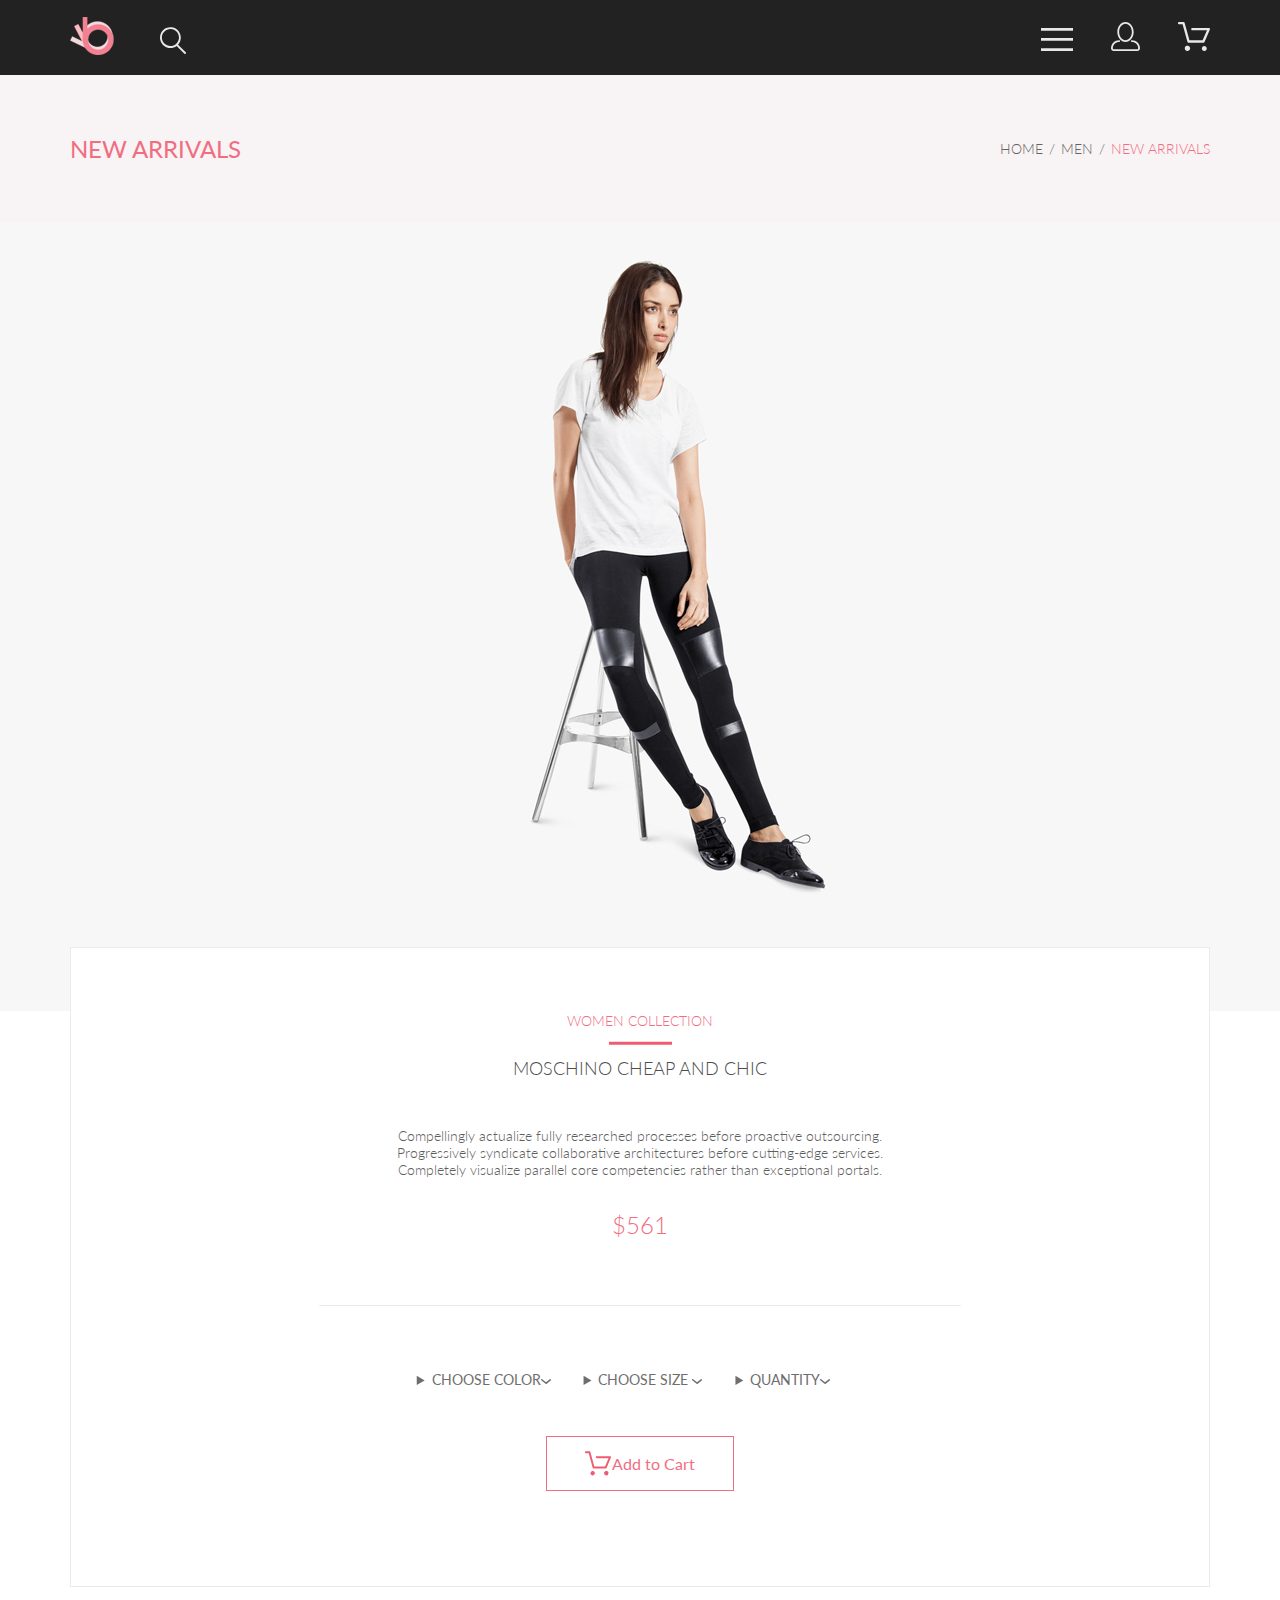
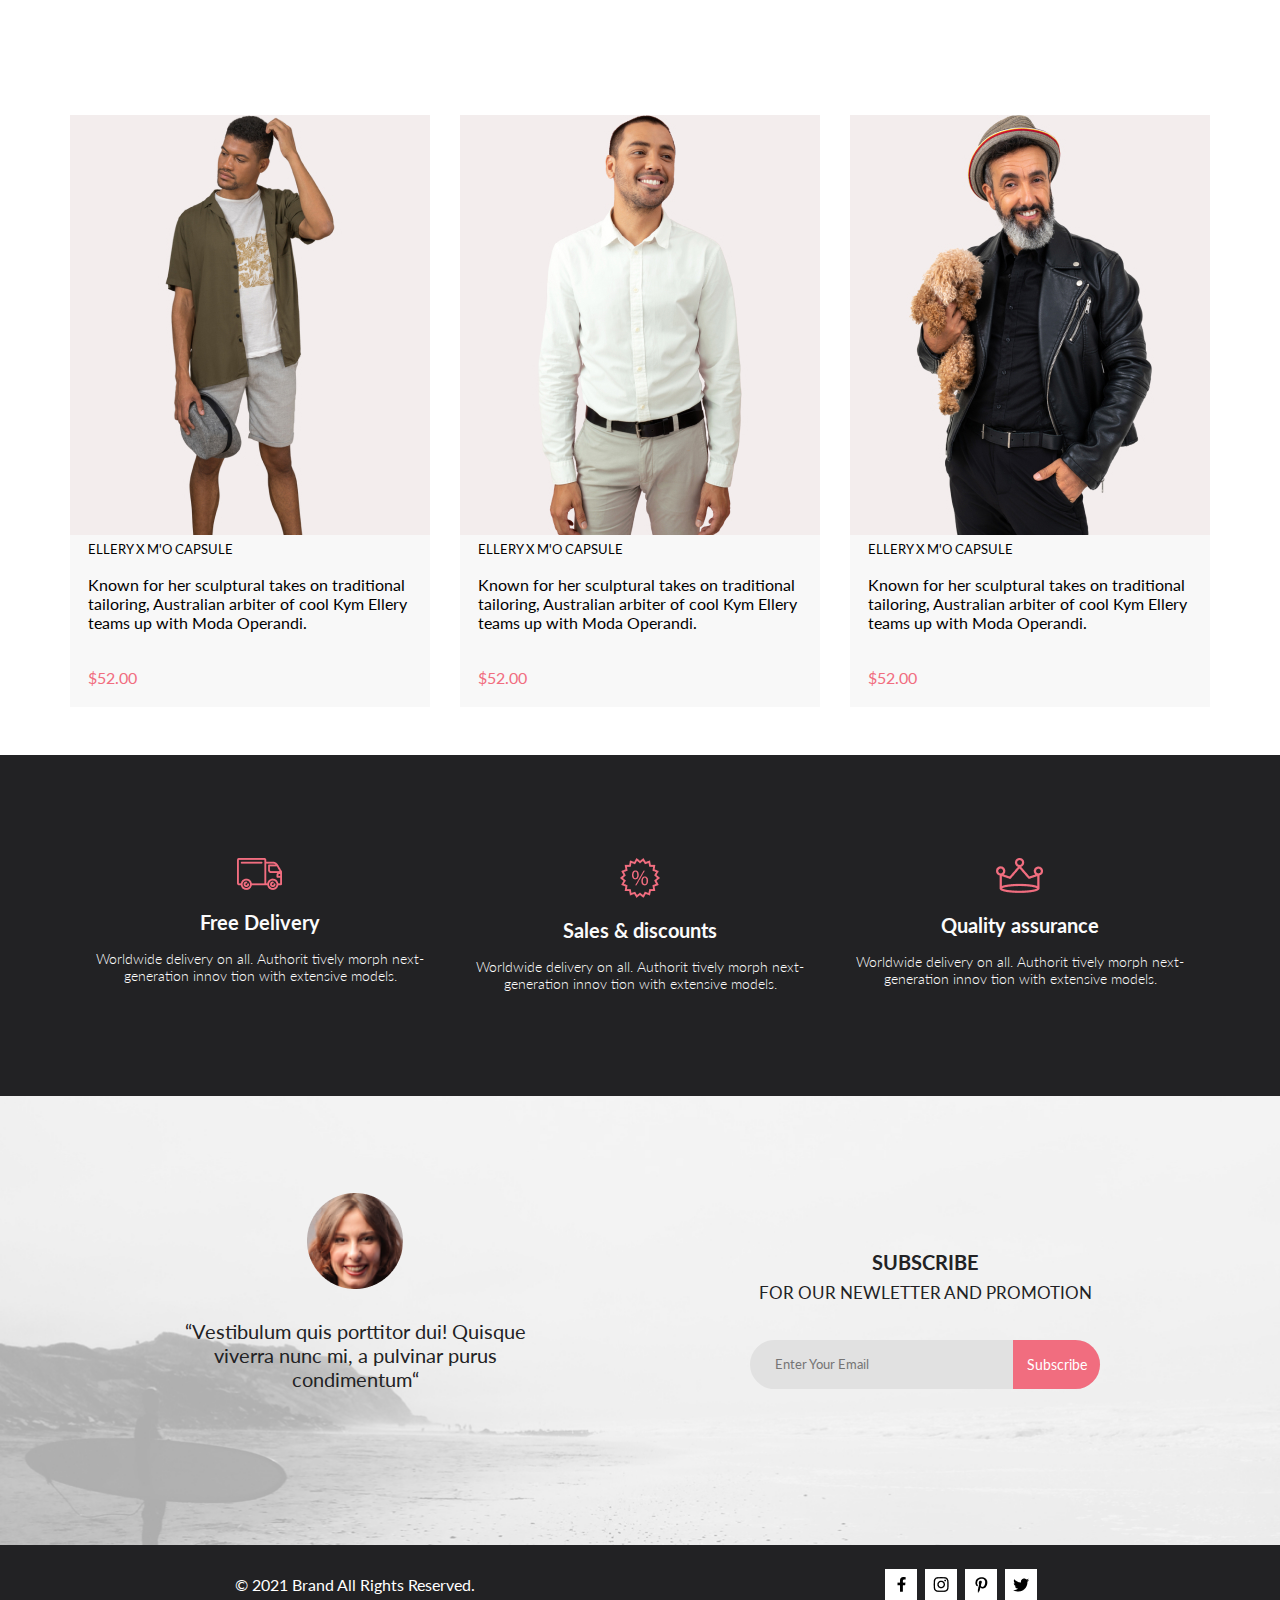
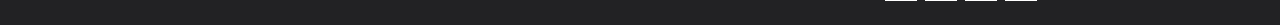
<file: product.html>
<!DOCTYPE html>
<html lang="en">

<head>
    <meta charset="UTF-8">
    <meta name="viewport" content="width=device-width, initial-scale=1.0">
    <title>Document</title>
    <link href="https://fonts.googleapis.com/css2?family=Roboto:ital,wght@0,300;0,400;1,300;1,400&display=swap"
        rel="stylesheet">
    <link rel="stylesheet" href="style.css">
    <link rel="preconnect" href="https://fonts.gstatic.com">
    <link
        href="https://fonts.googleapis.com/css2?family=Lato:ital,wght@0,100;0,300;0,400;0,700;0,900;1,100;1,300;1,400;1,700&display=swap"
        rel="stylesheet">
</head>

<body>
    <header class="header center">
        <div class="header-left">
            <a class="img-logo" href="index.html"><img src="img/logo.svg" alt="logo"></a>
            <a href=""><img src="img/search.svg" alt="search"></a>
        </div>
        <div class="header-right">
            <a href="catalog.html"><img src="img/menu.svg" alt="menu"></a>
            <a class="img-use" href="registration.html"><img src="img/use.svg" alt="account"></a>
            <a href="cart.html"><img src="img/bay.svg" alt="bay"></a>
        </div>
    </header>
    <section class="navigation center">
        <div class="navigation_left">
            <div class="info_new">NEW ARRIVALS </div>
        </div>
        <div class="navigation_right">
            <a class="nav_link" href="index.html">HOME</a>
            <a class="nav_link" href="#">MEN</a>
            <a class="nav_link" href="#">NEW ARRIVALS </a>
        </div>
    </section>
    <selection class="card_image">
        <img src="img/card_image.jpg" alt="card image">
    </selection>
    <section>
        <div class="info_product center">
            <div class="info_product_box">
                <h4 class="product_h4">WOMEN COLLECTION</h4>
                <svg width="63" height="4" viewBox="0 0 63 4" fill="none" xmlns="http://www.w3.org/2000/svg">
                    <path d="M63 0.786865H0V3.81225H63V0.786865Z" fill="#EF5B70" />
                </svg>
                <h5 class="product_h5">MOSCHINO CHEAP AND CHIC</h5>
                <p class="product_p">Compellingly actualize fully researched processes before proactive outsourcing.
                    Progressively syndicate collaborative architectures before cutting-edge services. Completely
                    visualize
                    parallel core competencies rather than exceptional portals. </p>
                <p class="product_price">$561</p>
                <svg width="642" height="2" viewBox="0 0 642 2" fill="none" xmlns="http://www.w3.org/2000/svg">
                    <path d="M0.5 1.49829H641.5H0.5Z" stroke="#EAEAEA" stroke-linejoin="round" />
                </svg>
                <div class="sort_parametr_product">
                    <details class="sort_open">
                        <summary class="sort_param prod">CHOOSE COLOR<svg width="11" height="6" viewBox="0 0 11 6"
                                fill="none" xmlns="http://www.w3.org/2000/svg">
                                <path
                                    d="M5.00214 5.00214C4.83521 5.00247 4.67343 4.94433 4.54488 4.83782L0.258102 1.2655C0.112196 1.14422 0.0204417 0.969958 0.00302325 0.781035C-0.0143952 0.592112 0.0439493 0.404007 0.165221 0.258101C0.286493 0.112196 0.460759 0.0204417 0.649682 0.00302327C0.838605 -0.0143952 1.02671 0.043949 1.17262 0.165221L5.00214 3.36602L8.83167 0.279536C8.90475 0.220188 8.98884 0.175869 9.0791 0.149125C9.16937 0.122382 9.26403 0.113741 9.35764 0.1237C9.45126 0.133659 9.54198 0.162021 9.6246 0.207156C9.70722 0.252292 9.7801 0.313311 9.83906 0.386705C9.90449 0.460167 9.95405 0.546351 9.98462 0.639855C10.0152 0.733359 10.0261 0.83217 10.0167 0.930097C10.0073 1.02802 9.97784 1.12296 9.93005 1.20895C9.88227 1.29494 9.81723 1.37013 9.73904 1.42982L5.45225 4.88068C5.32002 4.97036 5.16154 5.01312 5.00214 5.00214Z"
                                    fill="#6F6E6E" />
                            </svg></summary>
                        <div class="sort_size prod">
                            <label><input class="input" type="checkbox">red</label>
                            <label><input class="input" type="checkbox">grey</label>
                            <label><input class="input" type="checkbox">blue</label>
                            <label><input class="input" type="checkbox">green</label>
                        </div>
                    </details>
                    <details class="sort_open">
                        <summary class="sort_param prod">CHOOSE SIZE <svg width="11" height="6" viewBox="0 0 11 6"
                                fill="none" xmlns="http://www.w3.org/2000/svg">
                                <path
                                    d="M5.00214 5.00214C4.83521 5.00247 4.67343 4.94433 4.54488 4.83782L0.258102 1.2655C0.112196 1.14422 0.0204417 0.969958 0.00302325 0.781035C-0.0143952 0.592112 0.0439493 0.404007 0.165221 0.258101C0.286493 0.112196 0.460759 0.0204417 0.649682 0.00302327C0.838605 -0.0143952 1.02671 0.043949 1.17262 0.165221L5.00214 3.36602L8.83167 0.279536C8.90475 0.220188 8.98884 0.175869 9.0791 0.149125C9.16937 0.122382 9.26403 0.113741 9.35764 0.1237C9.45126 0.133659 9.54198 0.162021 9.6246 0.207156C9.70722 0.252292 9.7801 0.313311 9.83906 0.386705C9.90449 0.460167 9.95405 0.546351 9.98462 0.639855C10.0152 0.733359 10.0261 0.83217 10.0167 0.930097C10.0073 1.02802 9.97784 1.12296 9.93005 1.20895C9.88227 1.29494 9.81723 1.37013 9.73904 1.42982L5.45225 4.88068C5.32002 4.97036 5.16154 5.01312 5.00214 5.00214Z"
                                    fill="#6F6E6E" />
                            </svg></summary>
                        <div class="sort_size prod">
                            <label><input class="input" type="checkbox">XS</label>
                            <label><input class="input" type="checkbox">S</label>
                            <label><input class="input" type="checkbox">M</label>
                            <label><input class="input" type="checkbox">L</label>
                        </div>
                    </details>
                    <details class="sort_open">
                        <summary class="sort_param prod">QUANTITY<svg width="11" height="6" viewBox="0 0 11 6"
                                fill="none" xmlns="http://www.w3.org/2000/svg">
                                <path
                                    d="M5.00214 5.00214C4.83521 5.00247 4.67343 4.94433 4.54488 4.83782L0.258102 1.2655C0.112196 1.14422 0.0204417 0.969958 0.00302325 0.781035C-0.0143952 0.592112 0.0439493 0.404007 0.165221 0.258101C0.286493 0.112196 0.460759 0.0204417 0.649682 0.00302327C0.838605 -0.0143952 1.02671 0.043949 1.17262 0.165221L5.00214 3.36602L8.83167 0.279536C8.90475 0.220188 8.98884 0.175869 9.0791 0.149125C9.16937 0.122382 9.26403 0.113741 9.35764 0.1237C9.45126 0.133659 9.54198 0.162021 9.6246 0.207156C9.70722 0.252292 9.7801 0.313311 9.83906 0.386705C9.90449 0.460167 9.95405 0.546351 9.98462 0.639855C10.0152 0.733359 10.0261 0.83217 10.0167 0.930097C10.0073 1.02802 9.97784 1.12296 9.93005 1.20895C9.88227 1.29494 9.81723 1.37013 9.73904 1.42982L5.45225 4.88068C5.32002 4.97036 5.16154 5.01312 5.00214 5.00214Z"
                                    fill="#6F6E6E" />
                            </svg></summary>
                        <div class="sort_size prod">
                            <label><input class="input" type="checkbox">XS</label>
                            <label><input class="input" type="checkbox">S</label>
                            <label><input class="input" type="checkbox">M</label>
                            <label><input class="input" type="checkbox">L</label>
                        </div>
                    </details>
                </div>
                <div class="product center">
                    <a href="product.html" class="all_product cart"><svg class="svg_cart" width="27" height="25" viewBox="0 0 27 25"
                            fill="none" xmlns="http://www.w3.org/2000/svg">
                            <path
                                d="M5.49847 22.185C5.50635 21.752 5.64091 21.3309 5.88519 20.9748C6.12947 20.6186 6.47261 20.3431 6.87158 20.1828C7.27055 20.0226 7.7076 19.9848 8.12781 20.0741C8.54802 20.1635 8.93269 20.376 9.23358 20.685C9.53447 20.994 9.73817 21.3857 9.81909 21.811C9.90002 22.2363 9.85453 22.6763 9.68842 23.0756C9.52231 23.475 9.24296 23.8161 8.88538 24.0559C8.52779 24.2957 8.10791 24.4237 7.67847 24.4237C7.38955 24.4211 7.10399 24.3611 6.83807 24.2472C6.57216 24.1333 6.3311 23.9676 6.12866 23.7597C5.92623 23.5518 5.76639 23.3057 5.65826 23.0355C5.55013 22.7653 5.49584 22.4763 5.49847 22.185ZM21.3045 24.4237C20.8711 24.4303 20.4453 24.3087 20.0797 24.074C19.7141 23.8393 19.4247 23.5017 19.2471 23.103C19.0696 22.7042 19.0117 22.2618 19.0806 21.8303C19.1496 21.3988 19.3423 20.9971 19.6351 20.6748C19.9278 20.3524 20.3077 20.1236 20.728 20.0165C21.1482 19.9095 21.5903 19.929 21.9997 20.0724C22.4091 20.2159 22.7679 20.4771 23.0317 20.8238C23.2956 21.1706 23.453 21.5877 23.4845 22.0236C23.5269 22.6155 23.3369 23.2004 22.9555 23.6523C22.7706 23.8745 22.5436 24.0574 22.2877 24.1901C22.0319 24.3227 21.7524 24.4025 21.4655 24.4247L21.3045 24.4237ZM8.59351 17.4855C8.38116 17.4851 8.17488 17.414 8.00671 17.2833C7.83855 17.1525 7.71792 16.9694 7.66351 16.7624L3.73651 2.19527H0.978516C0.719001 2.19527 0.470064 2.09128 0.28656 1.90622C0.103056 1.72116 0 1.47018 0 1.20847C0 0.946764 0.103056 0.695782 0.28656 0.510726C0.470064 0.325669 0.719001 0.22168 0.978516 0.22168H4.45752C4.66982 0.222254 4.876 0.293463 5.04413 0.424184C5.21226 0.554905 5.33295 0.737883 5.38751 0.944787L9.31451 15.5119H20.0185L23.5765 7.12665H11.7185C11.459 7.12665 11.2101 7.02266 11.0266 6.83761C10.8431 6.65255 10.74 6.40157 10.74 6.13986C10.74 5.87815 10.8431 5.62717 11.0266 5.44211C11.2101 5.25705 11.459 5.15306 11.7185 5.15306H25.0535C25.2131 5.15352 25.3701 5.19451 25.5099 5.27223C25.6497 5.34995 25.7679 5.46195 25.8535 5.59784C25.9413 5.73569 25.9945 5.89303 26.0084 6.05627C26.0224 6.21951 25.9966 6.38368 25.9335 6.53465L21.5425 16.8935C21.469 17.0684 21.3462 17.2177 21.1895 17.3229C21.0327 17.4281 20.8488 17.4846 20.6605 17.4855H8.59351Z"
                                fill="#EF5B70" />
                        </svg>
                        Add to Cart</a>
                </div>
            </div>
        </div>

    </section>
    <section class="sale center">
        <div class="container_top product_container_top">
            <div class="sale_card">
                <a href="product.html">
                    <img class="img_card" src="img/cat.jpg" alt="sale">
                </a>
                <a class="add_to_cart" href="#"><img src="img/cart.svg" alt="cart">Add to Card</a>
                <a href="product.html" class="sale_h4_card">ELLERY X M'O CAPSULE</a>
                <p class="sale_p_card">Known for her sculptural takes on traditional tailoring, Australian arbiter of
                    cool Kym Ellery teams up with Moda Operandi.</p>
                <p class="sale_price">$52.00</p>
            </div>
            <div class="sale_card">
                <a href="product.html">
                    <img class="img_card" src="img/cat1.jpg" alt="sale">
                </a>
                <a class="add_to_cart" href="#"><img src="img/cart.svg" alt="cart">Add to Card</a>
                <a href="product.html" class="sale_h4_card">ELLERY X M'O CAPSULE</a>
                <p class="sale_p_card">Known for her sculptural takes on traditional tailoring, Australian arbiter of
                    cool Kym Ellery teams up with Moda Operandi.</p>
                <p class="sale_price">$52.00</p>
            </div>
            <div class="sale_card">
                <a href="product.html">
                    <img class="img_card" src="img/cat2.jpg" alt="sale">
                </a>
                <a class="add_to_cart" href="#"><img src="img/cart.svg" alt="cart">Add to Card</a>
                <a href="product.html" class="sale_h4_card">ELLERY X M'O CAPSULE</a>
                <p class="sale_p_card">Known for her sculptural takes on traditional tailoring, Australian arbiter of
                    cool Kym Ellery teams up with Moda Operandi.</p>
                <p class="sale_price">$52.00</p>
            </div>
        </div>
    </section>
    <section class="box_info center">
        <div class="info">
            <img src="img/deliv.png" alt="deliv">
            <h4 class="info_h4">Free Delivery</h4>
            <p class="info_p">Worldwide delivery on all. Authorit tively morph next-generation innov tion with extensive
                models.</p>
        </div>
        <div class="info">
            <img src="img/sale.png" alt="sale">
            <h4 class="info_h4">Sales & discounts</h4>
            <p class="info_p">Worldwide delivery on all. Authorit tively morph next-generation innov tion with extensive
                models.</p>
        </div>
        <div class="info">
            <img src="img/quality.png" alt="quality">
            <h4 class="info_h4">Quality assurance</h4>
            <p class="info_p">Worldwide delivery on all. Authorit tively morph next-generation innov tion with extensive
                models.</p>
        </div>

    </section>
    <section class="subscribe">
        <div class="sub_box center">
            <div class="sub_left">
                <img src="img/sub_fase.png" alt="">
                <p class="p_safe">“Vestibulum quis porttitor dui! Quisque viverra nunc mi, a pulvinar purus condimentum“
                </p>
            </div>
            <div class="sub_right">
                <h4 class="h4_sub">SUBSCRIBE</h4>
                <p class="p_sub">FOR OUR NEWLETTER AND PROMOTION</p>
                <div class="sub_email">
                    <form class="sub_form">
                        <input class="sub_input" type="email" placeholder="Enter Your Email">
                        <button class="sub_button" type="submit">Subscribe</button>
                    </form>
                </div>
            </div>

        </div>

    </section>
    <section class="footer">
        <div class="all_rights">© 2021 Brand All Rights Reserved.</div>
        <div class="media">

            <div class="media_icon">
                <a href="#" class="media_link"><img class="link_icon" src="img/f.png" alt=""></a>
                <a href="#" class="media_link"><img class="inst_icon" src="img/inst.png" alt=""></a>
                <a href="#" class="media_link"><img class="link_icon" src="img/p.png" alt=""></a>
                <a href="#" class="media_link"><img class="link_icon" src="img/twit.png" alt=""></a>
            </div>

        </div>


    </section>
</body>

</html>
</file>
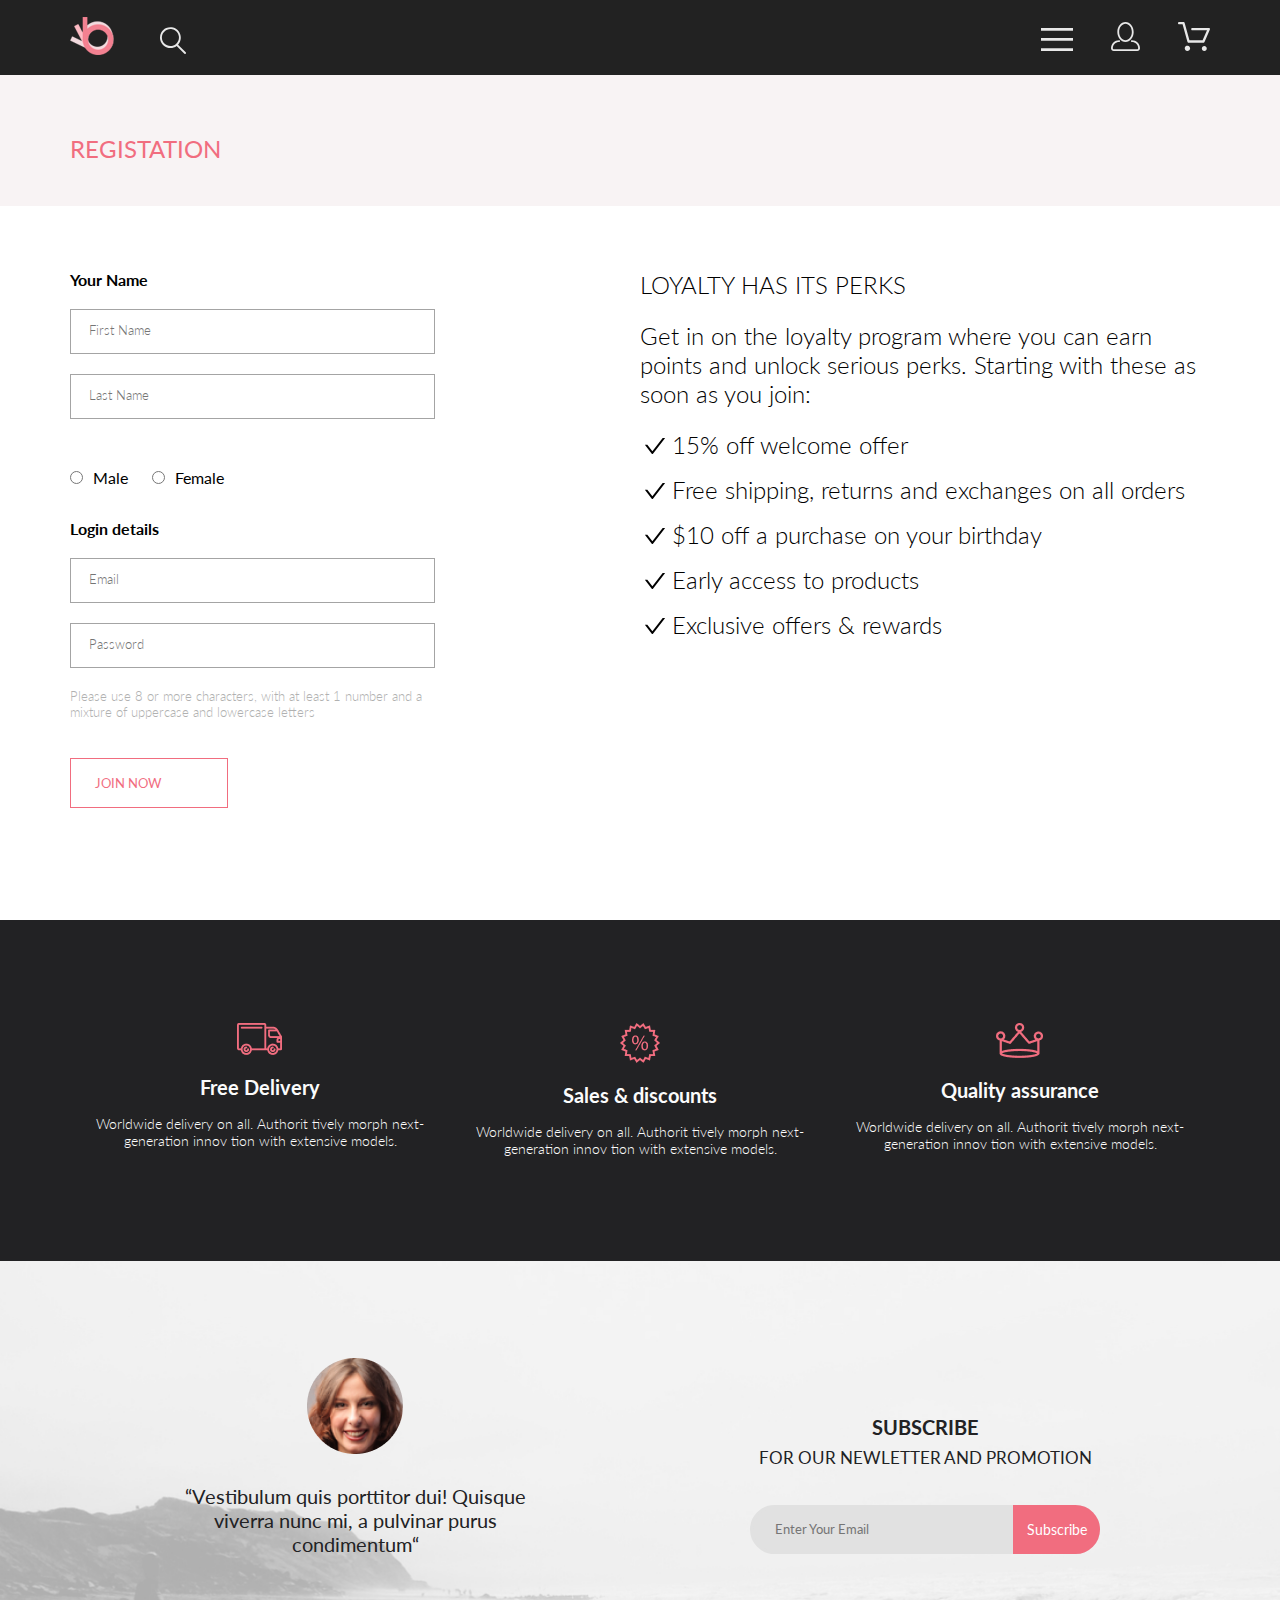
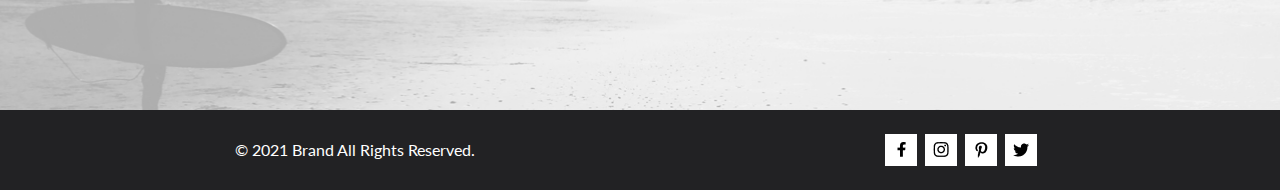
<file: registration.html>
<!DOCTYPE html>
<html lang="en">

<head>
    <meta charset="UTF-8">
    <meta name="viewport" content="width=device-width, initial-scale=1.0">
    <title>Document</title>
    <link href="https://fonts.googleapis.com/css2?family=Roboto:ital,wght@0,300;0,400;1,300;1,400&display=swap"
        rel="stylesheet">
    <link rel="stylesheet" href="style.css">
    <link rel="preconnect" href="https://fonts.gstatic.com">
    <link
        href="https://fonts.googleapis.com/css2?family=Lato:ital,wght@0,100;0,300;0,400;0,700;0,900;1,100;1,300;1,400;1,700&display=swap"
        rel="stylesheet">
</head>

<body>
    <header class="header center">
        <div class="header-left">
            <a class="img-logo" href="index.html"><img src="img/logo.svg" alt="logo"></a>
            <a href=""><img src="img/search.svg" alt="search"></a>
        </div>
        <div class="header-right">
            <a href="catalog.html"><img src="img/menu.svg" alt="menu"></a>
            <a class="img-use" href=""><img src="img/use.svg" alt="account"></a>
            <a href="cart.html"><img src="img/bay.svg" alt="bay"></a>
        </div>
    </header>
    <section class="navigation center">
        <div class="navigation_left">
            <div class="info_new">REGISTATION </div>
        </div>
        <div class="navigation_right">
        </div>
    </section>
    <section class="use_info_box center">
        <form class="use_info_box_left">
            <h4 class="h4_reg">Your Name</h4>
            <input class="input_reg" type="text" placeholder="First Name">
            <input class="input_reg" type="text" placeholder="Last Name">
            <div >
                <input class="checkbox_male" type="radio">Male
                <input class="checkbox_female" type="radio">Female
            </div>
            <h4 class="h4_reg_details">Login details</h4>
            <input class="input_reg" type="email" placeholder="Email">
            <input class="input_reg" type="password" placeholder="Password">
            <p class="p_reg">Please use 8 or more characters, with at least 1 number and a mixture of uppercase and lowercase letters</p>
            <div class="product center join">
                <p><input type="submit" class="all_product joinnow" value="JOIN NOW"></p>
            </div>
        </form>
        <div class="use_info_box_right">
            <h4 class="h4_reg_left">LOYALTY HAS ITS PERKS</h4>
            <p class="p_reg_left">Get in on the loyalty program where you can earn points and unlock serious perks. Starting with these as soon as you join:</p>
            <ul class="li_reg_right">
                <li class="ul_li_reg">15% off welcome offer</li>
                <li class="ul_li_reg">Free shipping, returns and exchanges on all orders</li>
                <li class="ul_li_reg">$10 off a purchase on your birthday</li>
                <li class="ul_li_reg">Early access to products</li>
                <li class="ul_li_reg">Exclusive offers & rewards</li>
            </ul>
        </div>
    </section>

    <section class="box_info center">
        <div class="info">
            <img src="img/deliv.png" alt="deliv">
            <h4 class="info_h4">Free Delivery</h4>
            <p class="info_p">Worldwide delivery on all. Authorit tively morph next-generation innov tion with extensive
                models.</p>
        </div>
        <div class="info">
            <img src="img/sale.png" alt="sale">
            <h4 class="info_h4">Sales & discounts</h4>
            <p class="info_p">Worldwide delivery on all. Authorit tively morph next-generation innov tion with extensive
                models.</p>
        </div>
        <div class="info">
            <img src="img/quality.png" alt="quality">
            <h4 class="info_h4">Quality assurance</h4>
            <p class="info_p">Worldwide delivery on all. Authorit tively morph next-generation innov tion with extensive
                models.</p>
        </div>

    </section>
    <section class="subscribe">
        <div class="sub_box center">
            <div class="sub_left">
                <img src="img/sub_fase.png" alt="">
                <p class="p_safe">“Vestibulum quis porttitor dui! Quisque viverra nunc mi, a pulvinar purus condimentum“
                </p>
            </div>
            <div class="sub_right">
                <h4 class="h4_sub">SUBSCRIBE</h4>
                <p class="p_sub">FOR OUR NEWLETTER AND PROMOTION</p>
                <div class="sub_email">
                    <form class="sub_form">
                        <input class="sub_input" type="email" placeholder="Enter Your Email">
                        <button class="sub_button" type="submit">Subscribe</button>
                    </form>
                </div>
            </div>

        </div>

    </section>
    <section class="footer">
        <div class="all_rights">© 2021 Brand All Rights Reserved.</div>
        <div class="media">

            <div class="media_icon">
                <a href="#" class="media_link"><img class="link_icon" src="img/f.png" alt=""></a>
                <a href="#" class="media_link"><img class="inst_icon" src="img/inst.png" alt=""></a>
                <a href="#" class="media_link"><img class="link_icon" src="img/p.png" alt=""></a>
                <a href="#" class="media_link"><img class="link_icon" src="img/twit.png" alt=""></a>
            </div>

        </div>


    </section>
</body>

</html>
</file>
<file: style.css>
* {
  margin: 0;
  padding: 0;
  -webkit-box-sizing: border-box;
          box-sizing: border-box;
  font-family: 'Lato', sans-serif;
}

body {
  font-family: Lato;
}

button {
  outline: none;
}

input {
  padding-right: 16px;
}

summary {
  outline: none;
}

summary::-webkit-details-marker {
  display: none;
}

li {
  list-style-type: none;
}

.center {
  padding-left: calc(50% - 570px);
  padding-right: calc(50% - 570px);
}

.header {
  background-color: #222;
  height: 75px;
  display: -webkit-box;
  display: -ms-flexbox;
  display: flex;
  -webkit-box-pack: justify;
      -ms-flex-pack: justify;
          justify-content: space-between;
  -webkit-box-align: center;
      -ms-flex-align: center;
          align-items: center;
}

.img-logo {
  margin-right: 41px;
}

.img-use {
  margin-left: 34px;
  margin-right: 33px;
}

.promo {
  background: rgba(113, 103, 105, 0.08);
  padding-left: calc(50% - 880px);
  padding-right: calc(50% - 880px);
  display: -webkit-box;
  display: -ms-flexbox;
  display: flex;
}

.promo_left {
  width: 50%;
}

.img_promo {
  width: 100%;
}

#switcher {
  position: absolute;
  left: -9999999px;
  visibility: hidden;
}

#switcher:checked ~ .drop {
  opacity: 1;
  visibility: visible;
}

.drop {
  background: #FFFFFF;
  -webkit-box-shadow: 6px 4px 35px rgba(0, 0, 0, 0.21);
          box-shadow: 6px 4px 35px rgba(0, 0, 0, 0.21);
  padding: 32px;
  top: 75px;
  position: absolute;
  right: 0px;
  opacity: 0;
  width: 232px;
  z-index: 2;
  visibility: hidden;
}

.drop__name {
  font-family: Lato;
  font-style: normal;
  font-weight: bold;
  font-size: 14px;
  line-height: 17px;
  color: #000000;
  padding-bottom: 24px;
  display: block;
  cursor: default;
}

.drop__heading {
  font-family: Lato;
  font-style: normal;
  font-weight: normal;
  font-size: 14px;
  line-height: 17px;
  color: #F16D7F;
  text-decoration: none;
}

.drop__ul {
  padding-left: 20px;
  margin-top: 12px;
}

.drop__link {
  font-size: 14px;
  line-height: 17px;
  color: #6F6E6E;
  margin-bottom: 11px;
  display: block;
}

.drop__link:hover {
  color: #F16D7F;
  cursor: pointer;
}

.promo_right {
  display: -webkit-box;
  display: -ms-flexbox;
  display: flex;
  -webkit-box-align: center;
      -ms-flex-align: center;
          align-items: center;
  padding-left: 64px;
  width: 50%;
  background-color: #F1E4E6;
}

.promo_info {
  padding-left: 28px;
  background-image: url(img/promsvg.svg);
  background-position: left;
  background-repeat: no-repeat;
}

.top_catalog {
  display: -webkit-box;
  display: -ms-flexbox;
  display: flex;
  padding-top: 64px;
  -webkit-box-pack: justify;
      -ms-flex-pack: justify;
          justify-content: space-between;
}

.catalog_list {
  position: relative;
}

.catalog_list:not(:last-child) {
  margin-right: 30px;
}

.catalog_img {
  width: 100%;
}

.bottom_catalog {
  position: relative;
}

.catalog_text {
  position: absolute;
  top: 0;
  left: 0;
  display: -webkit-box;
  display: -ms-flexbox;
  display: flex;
  -webkit-box-orient: vertical;
  -webkit-box-direction: normal;
      -ms-flex-direction: column;
          flex-direction: column;
  -webkit-box-align: center;
      -ms-flex-align: center;
          align-items: center;
  -webkit-box-pack: center;
      -ms-flex-pack: center;
          justify-content: center;
  width: 100%;
  height: 100%;
}

.catalog_big {
  width: 100%;
  padding-top: 32px;
}

.catalog_p {
  font-size: 16px;
  line-height: 17px;
  text-align: center;
  color: #FFFFFF;
}

.catalog_h4 {
  padding-top: 8px;
  color: #F16D7F;
  font-size: 19px;
  line-height: 17px;
  text-align: center;
}

.text_center {
  display: -webkit-box;
  display: -ms-flexbox;
  display: flex;
  -webkit-box-orient: vertical;
  -webkit-box-direction: normal;
      -ms-flex-direction: column;
          flex-direction: column;
  -webkit-box-align: center;
      -ms-flex-align: center;
          align-items: center;
  padding-top: 97px;
  padding-bottom: 48px;
}

.container_top {
  gap: 30px;
  margin-bottom: 48px;
  display: -webkit-box;
  display: -ms-flexbox;
  display: flex;
  -ms-flex-wrap: wrap;
      flex-wrap: wrap;
  padding-top: 48px;
  -webkit-box-pack: justify;
      -ms-flex-pack: justify;
          justify-content: space-between;
}

.sale_card:hover .img_card {
  -webkit-filter: brightness(40%);
          filter: brightness(40%);
  -webkit-transform: scale(1.03);
          transform: scale(1.03);
  -webkit-transition: all 1s ease;
  transition: all 1s ease;
}

.sale_card:hover .add_to_cart {
  display: -webkit-box;
  display: -ms-flexbox;
  display: flex;
}

.img_card {
  width: 100%;
}

.sale_card {
  position: relative;
  background-color: #F8F8F8;
  -ms-flex-preferred-size: 360px;
      flex-basis: 360px;
}

.add_to_cart {
  position: absolute;
  top: 188px;
  left: 111px;
  width: 138px;
  height: 43px;
  border: 2px solid white;
  display: none;
  -webkit-box-align: center;
      -ms-flex-align: center;
          align-items: center;
  -webkit-box-pack: center;
      -ms-flex-pack: center;
          justify-content: center;
  font-size: 14px;
  color: white;
}

.add_to_cart:hover {
  -webkit-box-shadow: 0 0 5px white;
          box-shadow: 0 0 5px white;
}

.sale_h4_card {
  padding-left: 18px;
  padding-top: 24px;
  font-size: 13px;
  line-height: 16px;
  color: #000000;
  text-decoration: none;
}

.sale_p_card {
  padding: 18px;
}

.sale_price {
  padding-left: 18px;
  padding-top: 18px;
  padding-bottom: 20px;
  font-size: 16px;
  line-height: 19px;
  color: #F16D7F;
}

.all_product {
  padding: 14px 38px;
  color: #F16D7F;
  border: 1px solid #F16D7F;
  text-decoration: none;
}

.all_product:hover {
  background-color: #e05c6e;
  color: white;
  -webkit-transition: all 1s ease;
  transition: all 1s ease;
}

.product {
  display: -webkit-box;
  display: -ms-flexbox;
  display: flex;
  -webkit-box-pack: center;
      -ms-flex-pack: center;
          justify-content: center;
  padding-bottom: 95px;
}

.box_info {
  background: #222224;
  display: -webkit-box;
  display: -ms-flexbox;
  display: flex;
  -ms-flex-pack: distribute;
      justify-content: space-around;
  padding-top: 103px;
}

.info {
  display: -webkit-box;
  display: -ms-flexbox;
  display: flex;
  -webkit-box-orient: vertical;
  -webkit-box-direction: normal;
      -ms-flex-direction: column;
          flex-direction: column;
  -webkit-box-align: center;
      -ms-flex-align: center;
          align-items: center;
  padding: 0px 15px;
}

.info_h4 {
  padding-top: 20px;
  font-size: 19.96px;
  line-height: 24px;
  color: #FBFBFB;
}

.info_p {
  padding-top: 16px;
  padding-bottom: 104px;
  font-weight: 300;
  font-size: 13.972px;
  line-height: 17px;
  text-align: center;
  color: #FBFBFB;
}

.subscribe {
  padding-left: calc(50% - 880px);
  padding-right: calc(50% - 880px);
  background-image: url(img/subimg.jpg);
  background-size: cover;
  background-position: center bottom;
}

.sub_box {
  top: 0;
  left: 0;
  display: -webkit-box;
  display: -ms-flexbox;
  display: flex;
  width: 100%;
  height: 100%;
  -webkit-box-pack: justify;
      -ms-flex-pack: justify;
          justify-content: space-between;
  background-repeat: no-repeat;
  background-size: cover;
  background-position: center bottom;
}

.sub_left {
  display: -webkit-box;
  display: -ms-flexbox;
  display: flex;
  padding-top: 97px;
  -webkit-box-orient: vertical;
  -webkit-box-direction: normal;
      -ms-flex-direction: column;
          flex-direction: column;
  -webkit-box-align: center;
      -ms-flex-align: center;
          align-items: center;
  padding-bottom: 120px;
  width: 50%;
}

.sub_right {
  padding-bottom: 156px;
  width: 50%;
}

.p_safe {
  padding-top: 30px;
  padding-left: calc(50% - 179px);
  padding-right: calc(50% - 179px);
  font-size: 20px;
  line-height: 24px;
  text-align: center;
  color: #222224;
}

.sub_email {
  padding-top: 32px;
  display: -webkit-box;
  display: -ms-flexbox;
  display: flex;
  -webkit-box-pack: center;
      -ms-flex-pack: center;
          justify-content: center;
}

.sub_form {
  position: relative;
  width: 350px;
}

.sub_input {
  width: 100%;
  height: 49px;
  padding-left: 22px;
  border-radius: 40px;
  outline: none;
  background: #E1E1E1;
  border: solid 3px #E1E1E1;
  color: #9E9C9C;
}

.sub_button {
  position: absolute;
  top: 0;
  right: 0px;
  width: 87px;
  height: 49px;
  border: none;
  background: #F16D7F;
  border-radius: 0 40px 40px 0;
  cursor: pointer;
  font-size: 14px;
  line-height: 17px;
  color: #FFFFFF;
}

.sub_button:hover {
  background: #e05c6e;
}

.h4_sub {
  text-align: center;
  padding-top: 150px;
  font-size: 20px;
  line-height: 167.2%;
  text-align: center;
  color: #222224;
}

.p_sub {
  text-align: center;
  font-size: 17px;
  line-height: 167.2%;
  text-align: center;
  color: #222224;
}

.footer {
  padding-left: calc(50% - 880px);
  padding-right: calc(50% - 880px);
  background: #222224;
  display: -webkit-box;
  display: -ms-flexbox;
  display: flex;
  -webkit-box-pack: justify;
      -ms-flex-pack: justify;
          justify-content: space-between;
  -webkit-box-align: center;
      -ms-flex-align: center;
          align-items: center;
}

.all_rights {
  color: white;
  padding-left: 235px;
}

.media {
  padding: 24px 235px 24px 0px;
}

.media_icon {
  display: -webkit-box;
  display: -ms-flexbox;
  display: flex;
  -webkit-box-pack: justify;
      -ms-flex-pack: justify;
          justify-content: space-between;
}

.media_link {
  width: 32px;
  height: 32px;
  background-color: white;
  display: -webkit-box;
  display: -ms-flexbox;
  display: flex;
  -webkit-box-pack: center;
      -ms-flex-pack: center;
          justify-content: center;
  -webkit-box-align: center;
      -ms-flex-align: center;
          align-items: center;
  margin-right: 8px;
  color: #222;
}

.media_link:hover {
  background-color: #F16D7F;
  cursor: pointer;
}

.media_link:hover .link_icon {
  -webkit-filter: invert(1);
          filter: invert(1);
}

.media_link:hover .inst_icon {
  -webkit-filter: none;
          filter: none;
}

.inst_icon {
  -webkit-filter: invert(1);
          filter: invert(1);
}

.footer_link {
  background-color: white;
}

@media (max-width: 768px) {
  .box_info {
    -webkit-box-orient: vertical;
    -webkit-box-direction: normal;
        -ms-flex-direction: column;
            flex-direction: column;
  }
  .info_p {
    max-width: 360px;
    padding-bottom: 48px;
  }
  .sub_box {
    -webkit-box-pack: center;
        -ms-flex-pack: center;
            justify-content: center;
    -webkit-box-orient: vertical;
    -webkit-box-direction: normal;
        -ms-flex-direction: column;
            flex-direction: column;
    -webkit-box-align: center;
        -ms-flex-align: center;
            align-items: center;
  }
  .sub_left {
    padding-top: 53px;
    padding-bottom: 48px;
  }
  .h4_sub {
    padding-top: 0px;
  }
  .media {
    padding-right: 32px;
  }
  .all_rights {
    padding-left: 32px;
  }
}

@media (max-width: 375px) {
  .img-use {
    display: none;
  }
  .img_cart {
    display: none;
  }
  .img_catalog {
    padding-right: 16px;
  }
  .img-logo {
    padding-left: 16px;
  }
  .promo_left {
    display: none;
  }
  .promo {
    background-color: #F1E4E6;
    padding-top: 148px;
    padding-bottom: 148px;
  }
  .promo_right {
    width: 100%;
    display: -webkit-box;
    display: -ms-flexbox;
    display: flex;
    -webkit-box-pack: center;
        -ms-flex-pack: center;
            justify-content: center;
    padding-left: 0px;
  }
  .top_catalog {
    display: -webkit-box;
    display: -ms-flexbox;
    display: flex;
    -webkit-box-orient: vertical;
    -webkit-box-direction: normal;
        -ms-flex-direction: column;
            flex-direction: column;
    -webkit-box-align: center;
        -ms-flex-align: center;
            align-items: center;
    -webkit-box-pack: center;
        -ms-flex-pack: center;
            justify-content: center;
  }
  .catalog_list {
    position: relative;
    padding-left: 16px;
    padding-right: 16px;
  }
  .catalog_list:not(:last-child) {
    margin-right: 0px;
  }
  .catalog_big {
    padding-top: 0px;
    padding-left: 16px;
    padding-right: 16px;
    width: 100%;
    height: 111px;
  }
  .text_center {
    padding-top: 64px;
  }
  .h4_center {
    font-size: 30px;
    line-height: 36px;
    color: #222222;
  }
  .p_center {
    text-align: center;
    font-size: 14px;
    line-height: 17px;
    color: #9F9F9F;
    padding-left: 16px;
    padding-right: 16px;
  }
  .sub_right {
    width: 100%;
    padding-left: 16px;
    padding-right: 16px;
  }
  .sub_left {
    width: 100%;
    padding-left: 16px;
    padding-right: 16px;
  }
  .all_rights {
    padding: 0px 0px 8px 0px;
  }
  .media {
    padding-top: 43px;
    padding-right: 16px;
    padding-bottom: 40px;
  }
  .footer {
    -webkit-box-orient: vertical;
    -webkit-box-direction: reverse;
        -ms-flex-direction: column-reverse;
            flex-direction: column-reverse;
  }
}

/* catalog */
.navigation {
  display: -webkit-box;
  display: -ms-flexbox;
  display: flex;
  -webkit-box-pack: justify;
      -ms-flex-pack: justify;
          justify-content: space-between;
  background: #F8F3F4;
}

.navigation_left {
  padding-top: 59px;
}

.navigation_right {
  padding-top: 65px;
  padding-bottom: 66px;
  display: -webkit-box;
  display: -ms-flexbox;
  display: flex;
}

.nav_link {
  text-decoration: none;
  font-weight: 300;
  font-size: 14px;
  line-height: 17px;
  color: #636363;
}

.nav_link:hover {
  color: #F16D7F;
}

.nav_link:last-child {
  color: #F16D7F;
}

.nav_link:not(:last-child)::after {
  content: "/";
  padding: 6px;
}

.info_new {
  text-decoration: none;
  font-size: 24px;
  line-height: 29px;
  color: #F16D7F;
}

/* sortirovka */
.sort {
  display: -webkit-box;
  display: -ms-flexbox;
  display: flex;
  position: relative;
  padding-top: 35px;
  padding-bottom: 16px;
}

.sort_parametr {
  margin-left: calc(33.33333% + 16px);
  display: -webkit-box;
  display: -ms-flexbox;
  display: flex;
  padding-top: 16px;
}

.sort_items {
  display: none;
}

.sort_filter_active:hover .sort_items {
  display: block;
}

.sort_text {
  padding-top: 16px;
  position: absolute;
  padding-left: 16px;
  font-weight: 600;
  font-size: 14px;
  line-height: 17px;
  color: #000000;
  font-family: Lato;
}

.sort_filter_active:hover .sort_text {
  display: none;
}

.sort_filt_activ {
  color: #EF5B70;
  font-weight: 600;
  font-size: 14px;
  line-height: 17px;
}

.sort_summary {
  margin-left: 16px;
  margin-top: 24px;
  display: -webkit-box;
  display: -ms-flexbox;
  display: flex;
  -webkit-box-align: center;
      -ms-flex-align: center;
          align-items: center;
  background-image: url(img/slash.svg);
  background-position: bottom;
  background-repeat: no-repeat;
}

.h4_sort_summary {
  padding-left: 8px;
  font-size: 14px;
  line-height: 17px;
  color: #EF5B70;
  cursor: pointer;
}

.sort_filter_active:hover {
  width: 360px;
  background: #FFFFFF;
  -webkit-box-shadow: 6px 4px 35px rgba(0, 0, 0, 0.21);
          box-shadow: 6px 4px 35px rgba(0, 0, 0, 0.21);
  padding: 16px;
  -webkit-box-sizing: border-box;
          box-sizing: border-box;
  position: absolute;
  z-index: 1;
  -webkit-transition: all 0.5s ease;
  transition: all 0.5s ease;
}

.sort_ul {
  padding-top: 12px;
  list-style-type: none;
  padding-left: 30px;
  font-size: 14px;
  line-height: 17px;
  color: #6F6E6E;
}

.li_sort_ul {
  padding-top: 12px;
  display: block;
  text-decoration: none;
  font-size: 14px;
  line-height: 17px;
  color: #6F6E6E;
}

.li_sort_ul:hover {
  color: #EF5B70;
}

.sort_size {
  background: #FFFFFF;
  -webkit-box-shadow: 6px 4px 35px rgba(0, 0, 0, 0.21);
          box-shadow: 6px 4px 35px rgba(0, 0, 0, 0.21);
  padding: 8px 30px 8px 8px;
  display: -webkit-box;
  display: -ms-flexbox;
  display: flex;
  -webkit-box-orient: vertical;
  -webkit-box-direction: normal;
      -ms-flex-direction: column;
          flex-direction: column;
  position: absolute;
  top: 24px;
  left: 0px;
  z-index: 1;
}

.sort_open {
  position: relative;
  padding-right: 32px;
  cursor: pointer;
}

.card_image {
  padding-left: calc(50% - 880px);
  padding-right: calc(50% - 880px);
  background: #F7F7F7;
  display: -webkit-box;
  display: -ms-flexbox;
  display: flex;
  -webkit-box-pack: center;
      -ms-flex-pack: center;
          justify-content: center;
  -webkit-box-align: center;
      -ms-flex-align: center;
          align-items: center;
  padding-bottom: 64px;
}

.info_product_box {
  display: -webkit-box;
  display: -ms-flexbox;
  display: flex;
  -webkit-box-orient: vertical;
  -webkit-box-direction: normal;
      -ms-flex-direction: column;
          flex-direction: column;
  -webkit-box-align: center;
      -ms-flex-align: center;
          align-items: center;
  border: 1px solid #EAEAEA;
  margin-top: -64px;
  background-color: white;
}

.product_h4 {
  padding-top: 64px;
  padding-bottom: 12px;
  font-weight: 300;
  font-size: 14px;
  line-height: 17px;
  color: #F16D7F;
}

.product_h5 {
  padding-top: 12px;
  font-weight: 300;
  font-size: 18px;
  line-height: 22px;
  color: #4D4D4D;
}

.product_p {
  padding-top: 48px;
  font-weight: 300;
  font-size: 14px;
  line-height: 17px;
  text-align: center;
  color: #5E5E5E;
  max-width: 550px;
}

.product_price {
  padding-bottom: 65px;
  padding-top: 32px;
  font-weight: 300;
  font-size: 24px;
  line-height: 29px;
  color: #F16D7F;
}

.sort_parametr_product {
  display: -webkit-box;
  display: -ms-flexbox;
  display: flex;
  -webkit-box-pack: center;
      -ms-flex-pack: center;
          justify-content: center;
  padding-top: 65px;
  padding-bottom: 48px;
}

.input {
  margin-right: 8px;
}

.prod {
  font-size: 14px;
  line-height: 17px;
  color: #6F6E6E;
}

.cart {
  display: -webkit-box;
  display: -ms-flexbox;
  display: flex;
  -webkit-box-pack: center;
      -ms-flex-pack: center;
          justify-content: center;
  -webkit-box-align: center;
      -ms-flex-align: center;
          align-items: center;
}

.product_container_top {
  padding-top: 128px;
}

.info_cart {
  padding-bottom: 60px;
  text-decoration: none;
  font-size: 24px;
  line-height: 29px;
  color: #F16D7F;
}

.cart_box {
  display: -webkit-box;
  display: -ms-flexbox;
  display: flex;
}

.cart_box_left {
  width: 657px;
}

.cart_box_right {
  width: 100%;
  padding-left: 128px;
  padding-top: 113px;
}

.cart_card {
  background-color: #FFFFFF;
  width: 657px;
  margin-top: 96px;
  display: -webkit-box;
  display: -ms-flexbox;
  display: flex;
  -webkit-filter: drop-shadow(17px 19px 24px rgba(0, 0, 0, 0.13));
          filter: drop-shadow(17px 19px 24px rgba(0, 0, 0, 0.13));
}

.cart_card_mb {
  margin-bottom: 40px;
}

.cart_card__content {
  padding-left: 32px;
  padding-top: 22px;
}

.cart_card__h3 {
  text-decoration: none;
  font-weight: 600;
  font-size: 26px;
  line-height: 29px;
  color: #222222;
  width: 262px;
}

.cart_card__text {
  font-size: 22px;
  line-height: 26px;
  color: #575757;
  padding-bottom: 8px;
}

.cart_card__del {
  padding-top: 28px;
  display: -webkit-box;
  display: -ms-flexbox;
  display: flex;
  padding-left: 37px;
}

.button {
  display: -webkit-box;
  display: -ms-flexbox;
  display: flex;
  -webkit-box-pack: justify;
      -ms-flex-pack: justify;
          justify-content: space-between;
}

.button__bay {
  font-weight: 300;
  font-size: 14px;
  line-height: 17px;
  color: #000000;
  background: #FFFFFF;
  padding: 16px 40px 16px 38px;
  border: 1px solid #A4A4A4;
  margin-bottom: 128px;
  cursor: pointer;
}

.button__proceed {
  margin-left: 43px;
  margin-top: 39px;
  margin-bottom: 42px;
  border: 1px solid #EAEAEA;
  padding: 14px 38px;
  color: #F16D7F;
  border: 1px solid #F16D7F;
  text-decoration: none;
}

.button__proceed:hover {
  background-color: #e05c6e;
  color: white;
  -webkit-transition: all 1s ease;
  transition: all 1s ease;
}

.cart_rigth__h4 {
  padding-bottom: 20px;
}

.cart_right__intup {
  width: 100%;
  height: 45px;
  padding-left: 18px;
  padding-top: 12px;
  padding-bottom: 16px;
  font-weight: 300;
  font-size: 13px;
  line-height: 16px;
  color: #B1B1B1;
  margin-bottom: 20px;
  border: 1px solid #A4A4A4;
}

.cart_right__total {
  text-align: right;
  background-color: #F5F3F3;
  padding-right: 43px;
}

.sub_total {
  padding-top: 39px;
}

.grand_total {
  padding-top: 12px;
}

.join {
  -webkit-box-pack: start;
      -ms-flex-pack: start;
          justify-content: start;
  padding-bottom: 112px;
}

.joinnow {
  padding: 16px 66px 16px 24px;
  background-color: white;
}

input {
  outline: none;
}

.use_info_box {
  display: -webkit-box;
  display: -ms-flexbox;
  display: flex;
}

.use_info_box_left {
  width: 50%;
}

.use_info_box_right {
  width: 50%;
}

.h4_reg {
  padding-top: 64px;
  padding-bottom: 20px;
}

.h4_reg_details {
  padding-top: 32px;
  padding-bottom: 20px;
}

.input_reg {
  width: 64%;
  height: 45px;
  padding-left: 18px;
  padding-top: 12px;
  padding-bottom: 16px;
  font-weight: 300;
  font-size: 13px;
  line-height: 16px;
  color: #B1B1B1;
  margin-bottom: 20px;
  border: 1px solid #A4A4A4;
}

.p_reg {
  font-weight: 300;
  font-size: 13px;
  line-height: 16px;
  color: #B1B1B1;
  margin-bottom: 38px;
  width: 64%;
}

.h4_reg_left {
  font-weight: 300;
  font-size: 24px;
  line-height: 29px;
  color: #000000;
  padding-bottom: 22px;
  padding-top: 64px;
}

.p_reg_left {
  font-weight: 300;
  font-size: 24px;
  line-height: 29px;
  color: #000000;
  padding-bottom: 22px;
}

.li_reg_right {
  font-weight: 300;
  font-size: 24px;
  line-height: 29px;
  color: #000000;
  list-style-image: url(img/reg.svg);
  padding-left: 32px;
  padding-bottom: 16px;
}

.ul_li_reg {
  padding-bottom: 16px;
}

.checkbox_male {
  margin-right: 10px;
  margin-top: 32px;
}

.checkbox_female {
  margin-right: 10px;
  margin-left: 20px;
  margin-top: 32px;
}
/*# sourceMappingURL=style.css.map */
</file>
